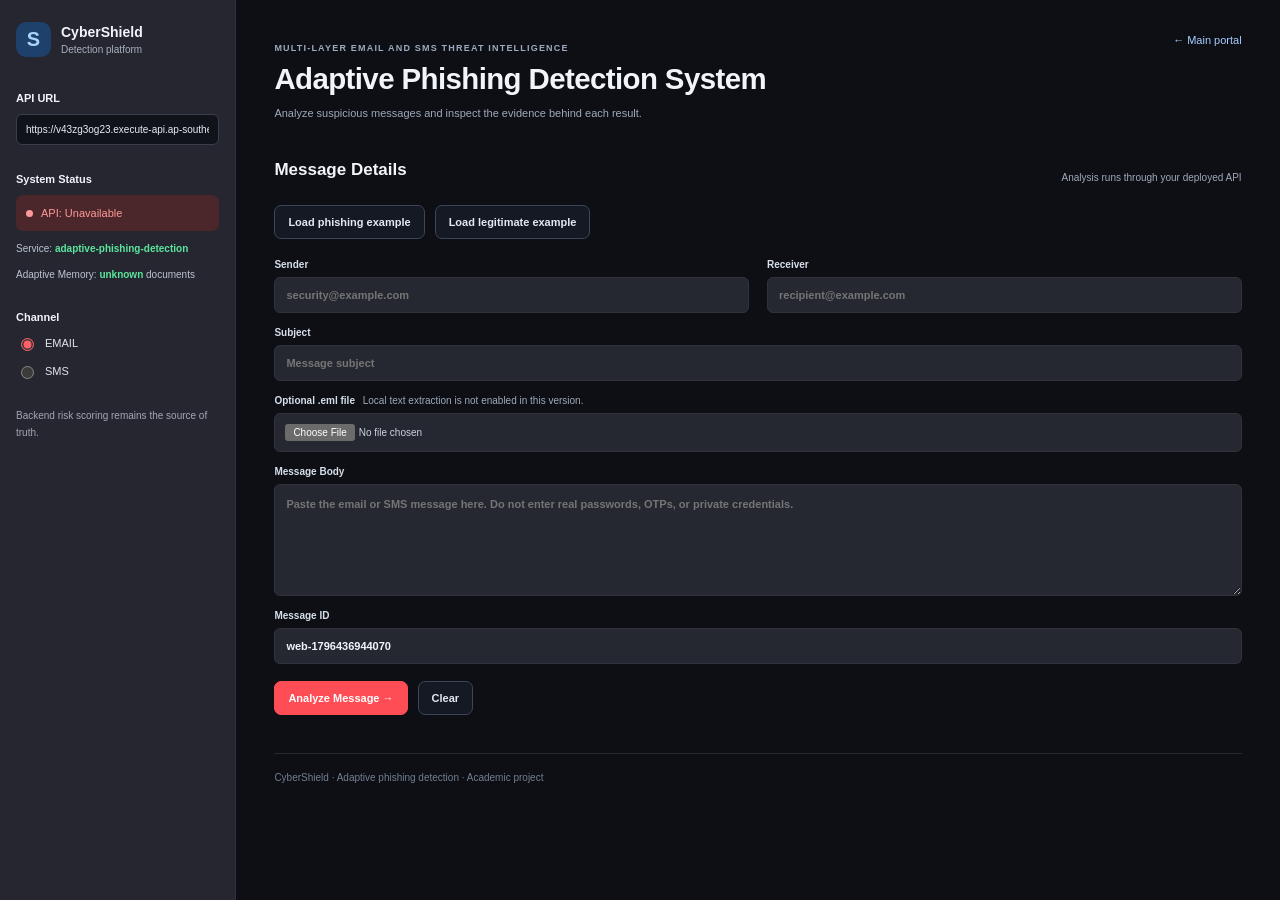
<file: adaptive-ui/index.html>
<!DOCTYPE html>
<html lang="en">
<head>
  <meta charset="UTF-8">
  <meta name="viewport" content="width=device-width, initial-scale=1">
  <meta name="theme-color" content="#0d0f15">
  <title>Adaptive Phishing Detection | CyberShield</title>
  <link rel="stylesheet" href="style.css">
</head>
<body>
  <aside class="sidebar">
    <a class="brand" href="../index.html"><span class="brand-mark">S</span><span>CyberShield<small>Detection platform</small></span></a>
    <label class="side-label" for="apiUrl">API URL</label>
    <input id="apiUrl" class="api-input" type="url" value="https://v43zg3og23.execute-api.ap-southeast-2.amazonaws.com" spellcheck="false">
    <section class="side-section">
      <h2>System Status</h2>
      <div id="apiStatus" class="status-badge pending"><span class="status-dot"></span><span>Checking API...</span></div>
      <p class="side-detail">Service: <strong id="serviceName">adaptive-phishing-detection</strong></p>
      <p class="side-detail">Adaptive Memory: <strong id="memoryCount">—</strong> documents</p>
    </section>
    <section class="side-section">
      <h2>Channel</h2>
      <label class="radio-row"><input type="radio" name="sideChannel" value="EMAIL" checked> EMAIL</label>
      <label class="radio-row"><input type="radio" name="sideChannel" value="SMS"> SMS</label>
    </section>
    <p class="side-foot">Backend risk scoring remains the source of truth.</p>
  </aside>

  <main class="main">
    <header class="page-head">
      <div><p class="eyebrow">MULTI-LAYER EMAIL AND SMS THREAT INTELLIGENCE</p>
        <h1>Adaptive Phishing Detection System</h1>
        <p class="subtitle">Analyze suspicious messages and inspect the evidence behind each result.</p></div>
      <a class="back-link" href="https://staging.d2bfc3u89gtt0g.amplifyapp.com/">← Main portal</a>
    </header>

    <section class="section">
      <div class="section-title"><h2>Message Details</h2><span class="section-hint">Analysis runs through your deployed API</span></div>
      <div class="sample-row">
        <button type="button" id="loadPhishing" class="button subtle">Load phishing example</button>
        <button type="button" id="loadSafe" class="button subtle">Load legitimate example</button>
      </div>
      <form id="detectForm" class="form">
        <div class="form-grid">
          <label>Sender<input id="sender" maxlength="320" placeholder="security@example.com"></label>
          <label>Receiver<input id="receiver" maxlength="320" placeholder="recipient@example.com"></label>
          <label class="full">Subject<input id="subject" maxlength="300" placeholder="Message subject"></label>
          <label class="full">Optional .eml file <span class="hint">Local text extraction is not enabled in this version.</span><input id="emlFile" type="file" accept=".eml,message/rfc822"></label>
          <label class="full">Message Body<textarea id="message" required minlength="3" maxlength="20000" rows="5" placeholder="Paste the email or SMS message here. Do not enter real passwords, OTPs, or private credentials."></textarea></label>
          <label class="full">Message ID<input id="messageId" maxlength="120" placeholder="Generated automatically"></label>
        </div>
        <div class="form-actions"><button type="submit" id="analyzeBtn" class="button primary">Analyze Message <span>→</span></button><button type="button" id="clearBtn" class="button subtle">Clear</button><span id="formStatus" class="form-status" role="status"></span></div>
      </form>
    </section>

    <section id="results" class="section results" hidden aria-live="polite">
      <h2>Detection Result</h2>
      <div class="decision-card"><div><span class="muted">Classification</span><h3 id="classification">—</h3></div><div class="decision-score"><span class="muted">Risk Score</span><strong id="riskScore">—</strong></div></div>
      <div class="section-title risk-title"><h2>Risk Dashboard</h2><span class="muted">Backend response</span></div>
      <div class="risk-track"><span id="riskBar"></span></div>
      <div class="metric-grid">
        <div class="metric"><span>NLP / Transformer</span><strong id="probability">—</strong></div>
        <div class="metric"><span>Identity</span><strong id="identityRisk">—</strong></div>
        <div class="metric"><span>Behavioral</span><strong id="behaviorRisk">—</strong></div>
        <div class="metric"><span>Historical Threat Memory</span><strong id="historicalRisk">—</strong></div>
      </div>
      <p class="retrieved">Retrieved threats: <strong id="threatCount">—</strong> · Gemini reasoning: <strong id="geminiUsed">—</strong></p>
      <h2 class="evidence-heading">Explainable Detection</h2>
      <div id="evidenceList" class="evidence-list"></div>
      <details class="raw-details"><summary>View raw API response</summary><pre id="rawResult"></pre></details>
      <p class="disclaimer">Automated assessments can be wrong. Verify suspicious requests independently and never share credentials or one-time codes.</p>
    </section>
    <section id="feedback" class="section feedback" hidden aria-live="polite">
      <div class="section-title"><h2>Adaptive Feedback</h2><span class="section-hint">Help update the knowledge base</span></div>
      <p>Was this detection correct?</p>
      <div class="feedback-actions">
        <button type="button" id="feedbackPhishing" class="button subtle">Confirm Phishing</button>
        <button type="button" id="feedbackLegitimate" class="button subtle">Confirm Legitimate</button>
        <button type="button" id="feedbackIncorrect" class="button subtle">Incorrect Prediction</button>
      </div>
      <p id="feedbackStatus" class="form-status" role="status"></p>
    </section>
    <footer>CyberShield · Adaptive phishing detection · Academic project</footer>
  </main>
  <script src="script.js"></script>
</body>
</html>
</file>
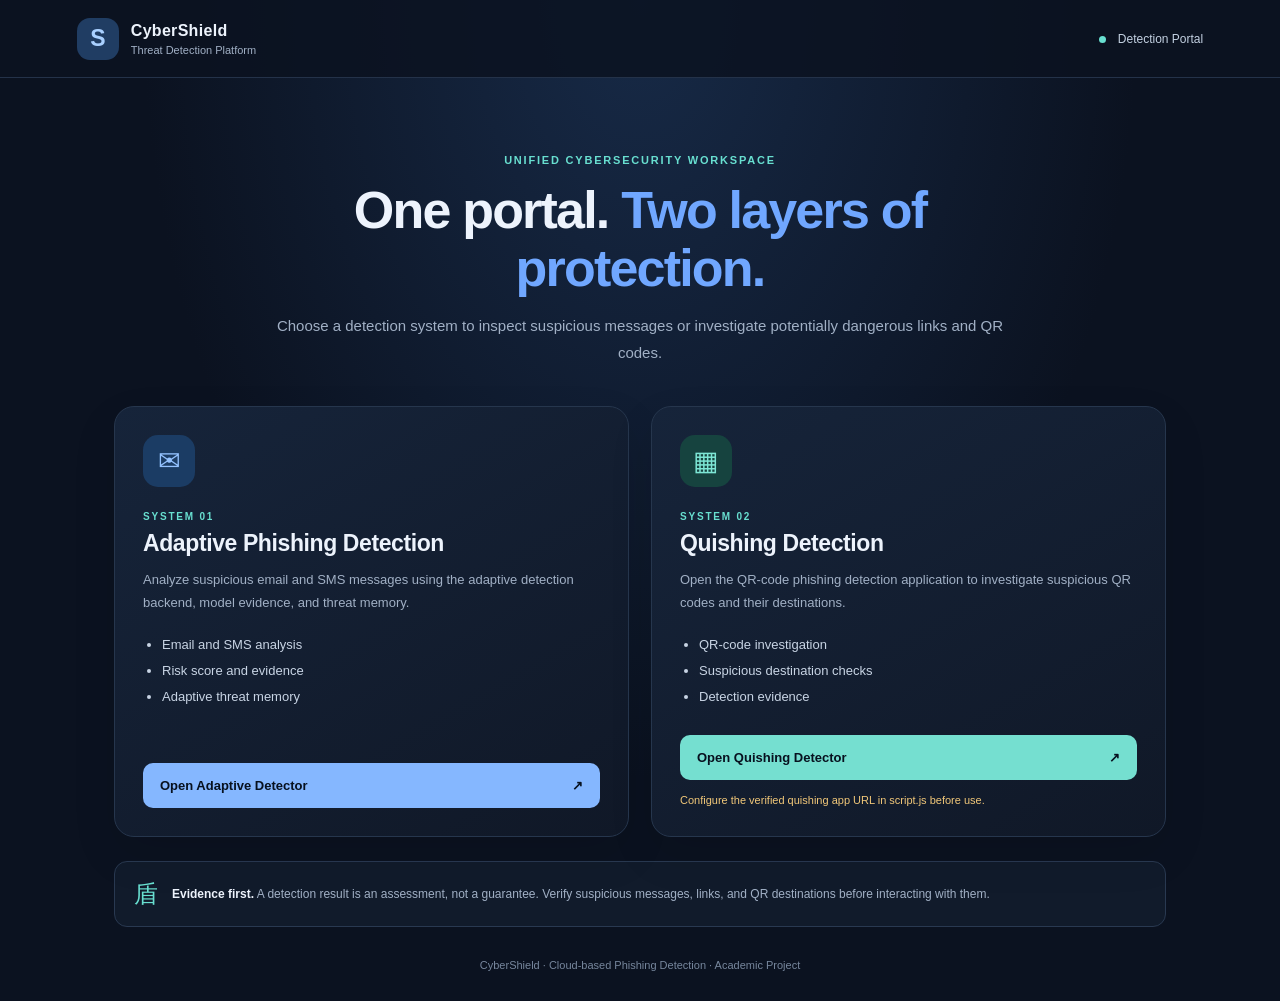
<file: main-dashboard/index.html>
<!DOCTYPE html>
<html lang="en">
<head>
  <meta charset="UTF-8">
  <meta name="viewport" content="width=device-width, initial-scale=1.0">
  <meta name="theme-color" content="#0b1220">
  <title>CyberShield | Phishing Protection</title>
  <link rel="stylesheet" href="style.css">
</head>
<body>
  <header class="topbar">
    <a class="brand" href="index.html">
      <span class="brand-icon">S</span>
      <span><strong>CyberShield</strong><small>Threat Detection Platform</small></span>
    </a>
    <span class="status"><span class="dot"></span> Detection Portal</span>
  </header>

  <main class="container">
    <section class="hero">
      <p class="eyebrow">UNIFIED CYBERSECURITY WORKSPACE</p>
      <h1>One portal. <span>Two layers of protection.</span></h1>
      <p class="intro">Choose a detection system to inspect suspicious messages or investigate potentially dangerous links and QR codes.</p>
    </section>

    <section class="cards" aria-label="Detection systems">
      <article class="system-card adaptive">
        <div class="icon-box">✉</div>
        <p class="tag">SYSTEM 01</p>
        <h2>Adaptive Phishing Detection</h2>
        <p>Analyze suspicious email and SMS messages using the adaptive detection backend, model evidence, and threat memory.</p>
        <ul>
          <li>Email and SMS analysis</li>
          <li>Risk score and evidence</li>
          <li>Adaptive threat memory</li>
        </ul>
        <button id="adaptiveBtn" class="primary" type="button">
          Open Adaptive Detector <span>↗</span>
        </button>
      </article>

      <article class="system-card quishing">
        <div class="icon-box">▦</div>
        <p class="tag">SYSTEM 02</p>
        <h2>Quishing Detection</h2>
        <p>Open the QR-code phishing detection application to investigate suspicious QR codes and their destinations.</p>
        <ul>
          <li>QR-code investigation</li>
          <li>Suspicious destination checks</li>
          <li>Detection evidence</li>
        </ul>
        <button id="quishingBtn" class="secondary" type="button">
          Open Quishing Detector <span>↗</span>
        </button>
        <p class="note" id="quishingNote">Configure the verified quishing app URL in script.js before use.</p>
      </article>
    </section>

    <section class="notice">
      <span class="notice-icon">盾</span>
      <p><strong>Evidence first.</strong> A detection result is an assessment, not a guarantee. Verify suspicious messages, links, and QR destinations before interacting with them.</p>
    </section>

    <footer>CyberShield · Cloud-based Phishing Detection · Academic Project</footer>
  </main>
  <script src="script.js"></script>
</body>
</html>
</file>
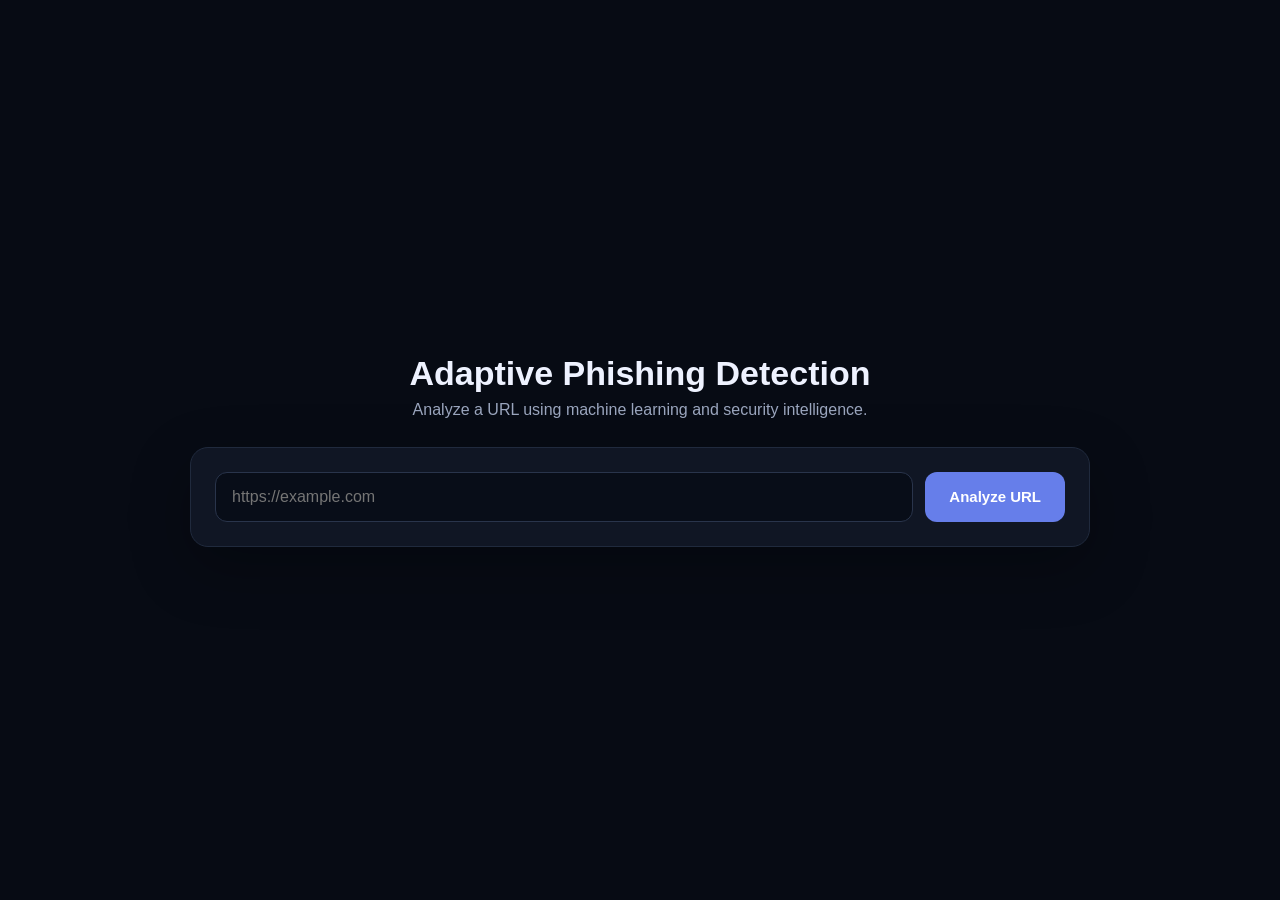
<file: s3-inspection/index.html>
<!DOCTYPE html>
<html lang="en">
<head>
<meta charset="UTF-8"><meta name="viewport" content="width=device-width,initial-scale=1.0">
<title>Adaptive Phishing Detection</title>
<style>
*{box-sizing:border-box}body{margin:0;min-height:100vh;font-family:Inter,Arial,sans-serif;background:#070b14;color:#eef2ff;display:flex;justify-content:center;align-items:center;padding:24px}.app{width:100%;max-width:900px}.header{text-align:center;margin-bottom:28px}.header h1{margin:0 0 8px;font-size:34px}.header p{margin:0;color:#9aa5bd}.card{background:#101624;border:1px solid #202a3d;border-radius:18px;padding:24px;box-shadow:0 20px 60px rgba(0,0,0,.28)}.input-row{display:flex;gap:12px}input{flex:1;min-width:0;background:#080d18;color:#fff;border:1px solid #29344b;border-radius:12px;padding:15px 16px;font-size:16px;outline:none}input:focus{border-color:#667eea}button{border:0;border-radius:12px;padding:0 24px;background:#667eea;color:white;font-size:15px;font-weight:700;cursor:pointer}button:disabled{opacity:.55;cursor:not-allowed}.status,.error{display:none;margin-top:18px;padding:14px;border-radius:12px}.status{background:#0b1220;color:#aeb9d0}.error{background:#2a1116;border:1px solid #5b2630;color:#ffb4bd}.result{display:none;margin-top:22px}.decision{display:flex;justify-content:space-between;gap:20px;align-items:center;padding:22px;border-radius:15px;background:#0b1220;border:1px solid #202a3d}.label{font-size:28px;font-weight:800;text-transform:uppercase}.risk{margin-top:6px;color:#aeb9d0}.confidence{text-align:right;font-size:25px;font-weight:800}.url{margin-top:14px;padding:12px;background:#080d18;border-radius:10px;color:#9aa5bd;word-break:break-all;font-size:14px}.grid{display:grid;grid-template-columns:repeat(2,1fr);gap:12px;margin-top:14px}.item{background:#0b1220;border:1px solid #202a3d;border-radius:12px;padding:15px}.item span{display:block;color:#7f8ba5;font-size:12px;margin-bottom:7px;text-transform:uppercase;letter-spacing:.06em}.item strong{font-size:15px}@media(max-width:650px){.input-row{flex-direction:column}button{height:50px}.decision{flex-direction:column;align-items:flex-start}.confidence{text-align:left}.grid{grid-template-columns:1fr}}
</style></head>
<body><main class="app"><div class="header"><h1>Adaptive Phishing Detection</h1><p>Analyze a URL using machine learning and security intelligence.</p></div><section class="card"><div class="input-row"><input id="urlInput" type="url" placeholder="https://example.com" autocomplete="off"><button id="analyzeBtn">Analyze URL</button></div><div id="status" class="status">Analyzing URL...</div><div id="error" class="error"></div><div id="result" class="result"><div class="decision"><div><div id="label" class="label">Unknown</div><div id="risk" class="risk">Risk: —</div></div><div id="confidence" class="confidence">—%</div></div><div id="url" class="url"></div><div class="grid"><div class="item"><span>Decision Basis</span><strong id="basis">—</strong></div><div class="item"><span>Recommended Action</span><strong id="action">—</strong></div><div class="item"><span>ML Probability</span><strong id="ml">—</strong></div><div class="item"><span>Typosquatting</span><strong id="typo">—</strong></div><div class="item"><span>Known Phishing</span><strong id="knownPhishing">—</strong></div><div class="item"><span>Known Malware</span><strong id="knownMalware">—</strong></div></div></div></section></main>
<script>
const API_URL="https://v43zg3og23.execute-api.ap-southeast-2.amazonaws.com/analyze";const input=document.getElementById("urlInput"),button=document.getElementById("analyzeBtn"),status=document.getElementById("status"),errorBox=document.getElementById("error"),result=document.getElementById("result");
function resetUI(){errorBox.style.display="none";result.style.display="none";status.style.display="none"}function showError(m){errorBox.textContent=m;errorBox.style.display="block"}function prob(v){return typeof v==="number"?(v*100).toFixed(2)+"%":"—"}
async function analyzeURL(){const url=input.value.trim();resetUI();if(!url)return showError("Please enter a URL.");try{new URL(url)}catch{return showError("Please enter a valid URL, including https:// or http://.")}button.disabled=true;status.style.display="block";try{const r=await fetch(API_URL,{method:"POST",headers:{"Content-Type":"application/json"},body:JSON.stringify({url})});const d=await r.json();if(!r.ok)throw new Error(d.error||"API request failed.");const dec=d.decision||{},sum=d.summary||{},ev=d.evidence||{},ml=ev.machine_learning||{},th=ev.threat_intelligence||{},ty=ev.typosquatting||{};document.getElementById("label").textContent=dec.label||"unknown";document.getElementById("risk").textContent="Risk: "+(dec.risk_level||"unknown");document.getElementById("confidence").textContent=typeof dec.confidence==="number"?dec.confidence.toFixed(1)+"%":"—";document.getElementById("url").textContent=d.url||url;document.getElementById("basis").textContent=dec.decision_basis||"—";document.getElementById("action").textContent=sum.recommended_action||"—";document.getElementById("ml").textContent=prob(ml.phishing_probability);document.getElementById("typo").textContent=ty.detected?"Detected":"Not detected";document.getElementById("knownPhishing").textContent=th.known_phishing?"Yes":"No";document.getElementById("knownMalware").textContent=th.known_malware?"Yes":"No";result.style.display="block"}catch(e){showError(e.message||"Unable to connect to the analysis API.")}finally{status.style.display="none";button.disabled=false}}button.addEventListener("click",analyzeURL);input.addEventListener("keydown",e=>{if(e.key==="Enter")analyzeURL()});
</script></body></html>
</file>
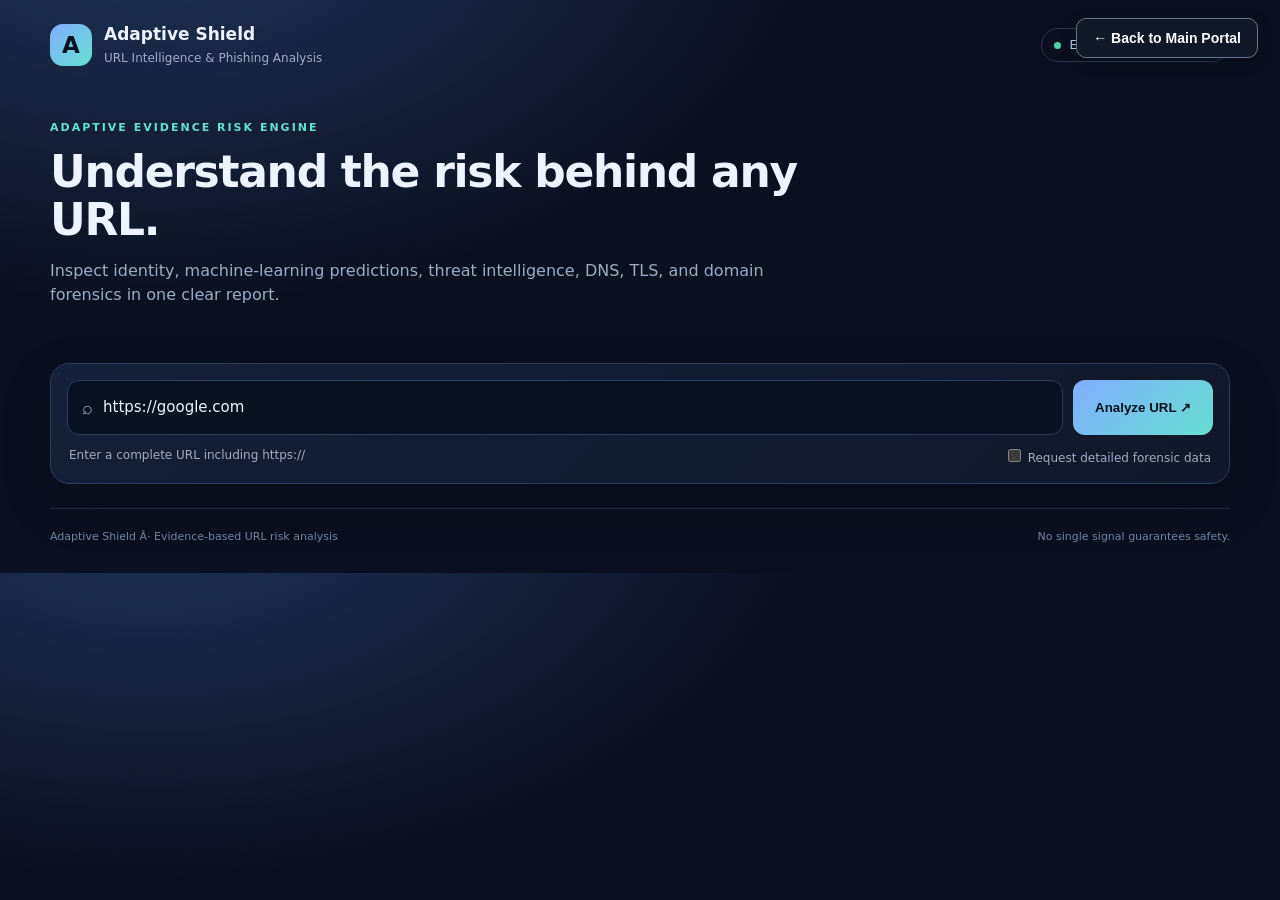
<file: main-dashboard/quishing/index.html>
<!doctype html>
<html lang="en">
<head>
<meta charset="UTF-8"><meta name="viewport" content="width=device-width,initial-scale=1"><meta name="theme-color" content="#0b1020">
<title>Adaptive Shield | URL Intelligence</title>
<style>
:root{color-scheme:dark;--bg:#0b1020;--panel:#111a2e;--line:#293751;--text:#edf3ff;--muted:#9eacc6;--cyan:#65e0d1;--blue:#82adff;--green:#4dd4a4;--yellow:#f6c66b;--red:#ff7d8a}
*{box-sizing:border-box}body{margin:0;background:radial-gradient(ellipse at 12% -15%,#20345b,transparent 42%),var(--bg);color:var(--text);font:15px/1.5 Inter,system-ui,-apple-system,"Segoe UI",sans-serif}.wrap{width:min(1180px,calc(100% - 32px));margin:auto}
header{display:flex;align-items:center;justify-content:space-between;padding:22px 0}.brand{display:flex;align-items:center;gap:12px}.logo{width:42px;height:42px;border-radius:13px;background:linear-gradient(135deg,var(--blue),var(--cyan));color:#071120;display:grid;place-items:center;font-size:23px;font-weight:900}.brand h1{font-size:17px;margin:0}.brand p{font-size:12px;color:var(--muted);margin:1px 0}.live{border:1px solid var(--line);border-radius:99px;padding:7px 12px;font-size:12px;color:#c7d5eb}.live:before{content:"";display:inline-block;width:7px;height:7px;background:var(--green);border-radius:50%;margin-right:8px}
.hero{padding:30px 0 20px;max-width:760px}.eyebrow{color:var(--cyan);font-size:11px;font-weight:800;letter-spacing:2px;text-transform:uppercase}h2{font-size:clamp(30px,4.5vw,44px);line-height:1.08;letter-spacing:-1.3px;margin:12px 0}.hero p{color:var(--muted);font-size:16px}
.search{background:linear-gradient(135deg,#142039,#10182a);border:1px solid #2b3b5b;border-radius:19px;padding:16px;margin:20px 0 24px;box-shadow:0 20px 50px #0003}.searchrow{display:flex;gap:10px}.inputbox{display:flex;align-items:center;flex:1;min-width:0;background:#091222;border:1px solid #2b3b59;border-radius:12px;padding:0 14px}.inputbox span{color:var(--muted);font-size:18px}input[type=url]{width:100%;min-width:0;background:transparent;color:var(--text);border:0;outline:0;padding:15px 10px;font:inherit}.primary{border:0;border-radius:12px;padding:0 22px;background:linear-gradient(135deg,var(--blue),var(--cyan));color:#071120;font-weight:850;min-height:52px;cursor:pointer}.primary:disabled{opacity:.6;cursor:wait}.foot{display:flex;justify-content:space-between;gap:10px;flex-wrap:wrap;margin:11px 2px 0;font-size:12px;color:var(--muted)}input[type=checkbox]{accent-color:var(--cyan)}
#loading,#error{display:none;border:1px solid var(--line);border-radius:13px;padding:14px 16px;margin:0 0 18px;background:var(--panel)}#loading.show{display:flex;align-items:center;gap:12px}#error.show{display:block;background:#2b1722;border-color:#703e4b;color:#ffc4cc;white-space:pre-wrap}.spinner{width:20px;height:20px;border:2px solid #40516d;border-top-color:var(--cyan);border-radius:50%;animation:spin .8s linear infinite;flex:none}@keyframes spin{to{transform:rotate(360deg)}}
#results{display:none;padding-bottom:45px}#results.show{display:block}.section{display:flex;align-items:end;justify-content:space-between;gap:12px;margin:28px 0 13px}.section h3{font-size:16px;margin:0}.section p{font-size:12px;color:var(--muted);margin:3px 0 0}.grid{display:grid;gap:13px}.overview{grid-template-columns:1.25fr .8fr .8fr .8fr}.two{grid-template-columns:repeat(2,minmax(0,1fr))}.four{grid-template-columns:repeat(4,minmax(0,1fr))}
.card{background:linear-gradient(145deg,#121d32,#0f1729);border:1px solid var(--line);border-radius:17px;padding:18px;min-width:0}.label{font-size:11px;text-transform:uppercase;letter-spacing:1px;color:var(--muted);font-weight:800}.decisionline{display:flex;align-items:center;gap:11px;margin:13px 0 5px}.decisionicon{width:42px;height:42px;border-radius:13px;display:grid;place-items:center;background:#123b35;color:var(--green);font-size:22px;font-weight:900}.decisionicon.bad{background:#421f2a;color:var(--red)}.decisionicon.warn{background:#44351b;color:var(--yellow)}.decision{font-size:25px;font-weight:850;text-transform:capitalize}.sub{font-size:12px;color:var(--muted);overflow-wrap:anywhere}.big{font-size:28px;font-weight:850;letter-spacing:-.7px;margin:11px 0 4px}.bar{height:6px;background:#26334b;border-radius:9px;overflow:hidden;margin-top:12px}.bar span{display:block;height:100%;width:0;background:linear-gradient(90deg,var(--blue),var(--cyan));border-radius:9px}.kv{display:flex;justify-content:space-between;gap:14px;padding:9px 0;border-bottom:1px solid #253149;font-size:13px}.kv:last-child{border-bottom:0}.key{color:var(--muted);flex:0 0 42%}.value{text-align:right;font-weight:650;overflow-wrap:anywhere}.badge{display:inline-flex;border:1px solid var(--line);border-radius:99px;padding:4px 9px;font-size:11px;font-weight:800;background:#1a2740;color:#cbd8ef;margin:3px 4px 3px 0}.good{background:#12352f;color:var(--green);border-color:#24574b}.bad{background:#3c2029;color:var(--red);border-color:#67313e}.warn{background:#3a301e;color:var(--yellow);border-color:#5b4b2c}.pills{margin-top:10px}.signal{padding:11px 12px;background:#0d1728;border:1px solid #26344d;border-radius:11px;margin-top:8px}.signal strong{font-size:13px;display:block}.signal p{font-size:12px;color:var(--muted);margin:3px 0 0;overflow-wrap:anywhere}.empty{color:var(--muted);font-size:13px;padding:10px 0}.finding{display:grid;grid-template-columns:1fr auto;gap:12px;padding:13px 0;border-bottom:1px solid #253149}.finding:last-child{border:0}.finding h4{margin:0 0 4px;font-size:13px}.finding p{margin:0;color:var(--muted);font-size:12px}.actions{display:flex;gap:8px;flex-wrap:wrap}.secondary{border:1px solid #34445e;border-radius:10px;background:#17243a;color:#e0e9fa;padding:9px 12px;font-weight:750;font-size:12px;cursor:pointer}details{border:1px solid var(--line);border-radius:13px;background:#10192b;overflow:hidden}summary{cursor:pointer;padding:14px 16px;font-size:13px;font-weight:800}pre{white-space:pre-wrap;overflow-wrap:anywhere;max-height:520px;overflow:auto;margin:0 14px 14px;padding:14px;border-radius:10px;background:#080f1d;color:#c9d8ef;font-size:12px}footer{border-top:1px solid #202c42;padding:20px 0 28px;color:#74839f;font-size:11px;display:flex;justify-content:space-between;gap:12px;flex-wrap:wrap}
@media(max-width:900px){.overview{grid-template-columns:repeat(2,minmax(0,1fr))}.four{grid-template-columns:repeat(2,minmax(0,1fr))}}@media(max-width:600px){.wrap{width:calc(100% - 22px)}.live{display:none}.searchrow{flex-direction:column}.primary{width:100%}.overview,.two,.four{grid-template-columns:1fr}.card{padding:15px}.section{align-items:start;flex-direction:column}.decision{font-size:23px}}
</style>
</head>
<body><div class="wrap">
<header><div class="brand"><div class="logo">A</div><div><h1>Adaptive Shield</h1><p>URL Intelligence &amp; Phishing Analysis</p></div></div><div class="live">Evidence-based analysis</div></header>
<main>
<section class="hero"><div class="eyebrow">Adaptive Evidence Risk Engine</div><h2>Understand the risk behind any URL.</h2><p>Inspect identity, machine-learning predictions, threat intelligence, DNS, TLS, and domain forensics in one clear report.</p></section>
<section class="search"><form id="form"><div class="searchrow"><label class="inputbox"><span>⌕</span><input id="url" type="url" value="https://google.com" placeholder="https://example.com" required autocomplete="url" spellcheck="false"></label><button class="primary" id="go">Analyze URL ↗</button></div><div class="foot"><span>Enter a complete URL including https://</span><label><input id="detailsToggle" type="checkbox"> Request detailed forensic data</label></div></form></section>
<div id="loading" role="status"><span class="spinner"></span><div><strong>Analyzing URL...</strong><div class="sub">Collecting signals and reconciling evidence. This may take a little while.</div></div></div><div id="error" role="alert"></div>
<section id="results">
<div class="section"><div><h3>Analysis overview</h3><p id="analyzedUrl" class="sub"></p></div><div class="actions"><button class="secondary" id="copy">Copy JSON</button><button class="secondary" id="download">Export JSON</button></div></div>
<div class="grid overview">
<article class="card"><div class="label">Final decision</div><div class="decisionline"><div id="decisionIcon" class="decisionicon">✓</div><div><div id="decision" class="decision">—</div><div id="action" class="sub">—</div></div></div><div class="pills"><span id="riskBadge" class="badge">—</span><span id="basis" class="badge">—</span></div><p id="summary" class="sub"></p></article>
<article class="card"><div class="label">ML phishing probability</div><div id="ml" class="big">—</div><div class="sub">Model output, not final verdict</div><div class="bar"><span id="mlbar"></span></div></article>
<article class="card"><div class="label">Final risk score</div><div id="score" class="big">—</div><div id="scoretype" class="sub">Weighted points, not probability</div><div class="bar"><span id="scorebar"></span></div></article>
<article class="card"><div class="label">Evidence confidence</div><div id="confidence" class="big">—</div><div class="sub">Interpret according to engine semantics</div><div class="bar"><span id="confbar"></span></div></article>
</div>
<div class="section"><div><h3>Identity &amp; reputation</h3><p>Brand checks and known threat-feed matches</p></div></div>
<div class="grid two">
<article class="card"><div class="label">Domain identity</div><div class="kv"><span class="key">Registered domain</span><span id="registered" class="value">—</span></div><div class="kv"><span class="key">Hostname</span><span id="hostname" class="value">—</span></div><div class="kv"><span class="key">Detected brand</span><span id="brand" class="value">—</span></div><div class="kv"><span class="key">Official domain</span><span id="official" class="value">—</span></div><div class="kv"><span class="key">Brand mismatch</span><span id="mismatch" class="value">—</span></div><div id="identityFlags" class="pills"></div></article>
<article class="card"><div class="label">Threat intelligence</div><div class="kv"><span class="key">Overall status</span><span id="threatStatus" class="value">—</span></div><div class="kv"><span class="key">Known phishing</span><span id="phishing" class="value">—</span></div><div class="kv"><span class="key">Known malware</span><span id="malware" class="value">—</span></div><div id="feeds" class="pills"></div><p class="sub">Unknown or unavailable feeds are not clean results.</p></article>
</div>
<div class="section"><div><h3>Domain &amp; connection</h3><p>Registration details and observed TLS certificate</p></div></div>
<div class="grid two">
<article class="card"><div class="label">Domain registration</div><div id="age" class="big">—</div><div class="sub">Domain age in days</div><div class="kv"><span class="key">Created</span><span id="created" class="value">—</span></div><div class="kv"><span class="key">Expires</span><span id="expires" class="value">—</span></div><div class="kv"><span class="key">Registrar</span><span id="registrar" class="value">—</span></div><div class="kv"><span class="key">Registration status</span><span id="regStatus" class="value">—</span></div></article>
<article class="card"><div class="label">TLS certificate</div><div class="pills"><span id="tlsStatus" class="badge">—</span><span id="tlsValidity" class="badge">—</span></div><div class="kv"><span class="key">HTTPS</span><span id="https" class="value">—</span></div><div class="kv"><span class="key">Hostname match</span><span id="hostMatch" class="value">—</span></div><div class="kv"><span class="key">SAN matched</span><span id="san" class="value">—</span></div><div class="kv"><span class="key">Issuer</span><span id="issuer" class="value">—</span></div><div class="kv"><span class="key">Valid until</span><span id="validUntil" class="value">—</span></div><div class="kv"><span class="key">Observed at</span><span id="observed" class="value">—</span></div></article>
</div>
<div class="section"><div><h3>DNS observations</h3><p>Record counts provide context; they do not prove safety or maliciousness.</p></div></div>
<div class="grid four"><article class="card"><div class="label">A records</div><div id="dnsA" class="big">—</div><div class="sub">IPv4</div></article><article class="card"><div class="label">AAAA records</div><div id="dnsAAAA" class="big">—</div><div class="sub">IPv6</div></article><article class="card"><div class="label">MX records</div><div id="dnsMX" class="big">—</div><div class="sub">Mail routing</div></article><article class="card"><div class="label">NS records</div><div id="dnsNS" class="big">—</div><div class="sub">Name servers</div></article></div>
<article class="card" style="margin-top:13px"><div class="grid four"><div><div class="label">CNAME</div><div id="dnsCNAME" class="big">—</div></div><div><div class="label">TXT</div><div id="dnsTXT" class="big">—</div></div><div><div class="label">Null MX</div><div id="nullMx" class="big">—</div></div><div><div class="label">DNS status</div><div id="dnsStatus" class="big" style="font-size:20px">—</div></div></div><div id="dnsSignals" class="pills"></div><p id="dnsErrors" class="sub"></p></article>
<div class="section"><div><h3>Domain forensics</h3><p>Certificate transparency, subdomain discovery, and network context</p></div></div>
<div class="grid four"><article class="card"><div class="label">Subdomains</div><div id="subdomains" class="big">—</div><div id="subStatus" class="sub">—</div></article><article class="card"><div class="label">Certificate history</div><div id="certs" class="big">—</div><div id="certStatus" class="sub">—</div></article><article class="card"><div class="label">Infrastructure IPs</div><div id="ips" class="big">—</div><div class="sub">Observed count</div></article><article class="card"><div class="label">Unique ASNs</div><div id="asns" class="big">—</div><div id="asnValues" class="sub">—</div></article></div>
<div class="grid two" style="margin-top:13px"><article class="card"><div class="label">Source availability</div><div id="sources" class="pills"></div><p id="forensicErrors" class="sub"></p></article><article class="card"><div class="label">Suspicious signals</div><div id="suspicious"></div></article></div>
<article class="card" style="margin-top:13px"><div class="label">Forensic findings</div><div id="findings"></div></article>
<div class="section"><div><h3>Decision reasoning</h3><p>Signals, evidence agreement, and contradictions</p></div></div>
<div class="grid two"><article class="card"><div class="label">Positive signals</div><div id="positive"></div></article><article class="card"><div class="label">Negative signals</div><div id="negative"></div></article></div>
<div class="grid two" style="margin-top:13px"><article class="card"><div class="label">Evidence agreement</div><div id="agreement" class="big" style="font-size:22px">—</div><div class="kv"><span class="key">Evidence quality</span><span id="quality" class="value">—</span></div></article><article class="card"><div class="label">Contradictions</div><div id="contradictions"></div></article></div>
<article class="card" style="margin-top:13px"><div class="label">RAG investigation</div><div class="kv"><span class="key">Status</span><span id="ragStatus" class="value">—</span></div><p id="ragSummary" class="sub"></p></article>
<div class="section"><div><h3>Raw API response</h3><p>Inspect, copy, or export the exact response for debugging.</p></div><button class="secondary" id="copyRaw">Copy raw JSON</button></div>
<details><summary>View complete JSON response</summary><pre id="raw">{}</pre></details><details id="detailBox" style="display:none;margin-top:10px"><summary>Detailed forensic payload</summary><pre id="detailRaw">{}</pre></details>
</section></main>
<footer><span>Adaptive Shield Â· Evidence-based URL risk analysis</span><span>No single signal guarantees safety.</span></footer>
</div>
<script>
(()=>{"use strict";
const API="https://v43zg3og23.execute-api.ap-southeast-2.amazonaws.com/analyze", $=id=>document.getElementById(id);
let latest=null;
const text=(id,v)=>$(id).textContent=v===null||v===undefined||v===""?"—":String(v);
const bool=v=>v===true?"Yes":v===false?"No":"Unknown";
const pct=v=>typeof v==="number"&&Number.isFinite(v)?(v*100).toLocaleString(undefined,{maximumFractionDigits:2})+"%":"—";
const date=v=>{if(!v)return"—";const d=new Date(v);return Number.isNaN(d.getTime())?String(v):d.toLocaleString(undefined,{dateStyle:"medium",timeStyle:"short"});};
const kind=v=>{const s=String(v??"").toLowerCase();if(["safe","low","valid","available","true","yes","legitimate","allow"].includes(s))return"good";if(["phishing","malicious","high","critical","invalid","expired","block","deny"].some(x=>s.includes(x)))return"bad";if(["unknown","partial","unavailable","medium","suspicious","error","review"].some(x=>s.includes(x)))return"warn";return"";};
const badge=(id,v)=>{const e=$(id);e.textContent=v??"Unknown";e.className="badge "+kind(v);};
function pills(id,items){const e=$(id);e.replaceChildren();if(!items||!items.length){e.innerHTML='<span class="sub">No additional signals.</span>';return;}items.forEach(item=>{const b=document.createElement("span");b.className="badge "+(item.kind||kind(item.value));b.textContent=item.label;e.appendChild(b);});}
function signals(id,list,empty){const e=$(id);e.replaceChildren();if(!Array.isArray(list)||!list.length){e.innerHTML='<div class="empty">'+empty+'</div>';return;}list.forEach(x=>{const d=document.createElement("div");d.className="signal";const title=typeof x==="string"?x:(x.signal||x.name||x.title||x.type||"Signal");const desc=typeof x==="string"?"":(x.description||x.interpretation||x.message||x.detail||x.reason||"");const strong=document.createElement("strong");strong.textContent=title;d.appendChild(strong);if(desc){const p=document.createElement("p");p.textContent=desc;d.appendChild(p);}if(x&&x.source){const p=document.createElement("p");p.textContent="Source: "+x.source;d.appendChild(p);}e.appendChild(d);});}
function findings(list){const e=$("findings");e.replaceChildren();if(!Array.isArray(list)||!list.length){e.innerHTML='<div class="empty">No findings reported.</div>';return;}list.forEach(x=>{const d=document.createElement("div");d.className="finding";const left=document.createElement("div"),h=document.createElement("h4"),p=document.createElement("p"),m=document.createElement("p");h.textContent=x.name||"Finding";p.textContent=x.interpretation||x.description||"";m.textContent=[x.source,x.importance,x.evidence_role].filter(Boolean).join(" Â· ");left.append(h,p,m);const b=document.createElement("span");b.className="badge "+(x.influenced_decision===true?"":"");b.textContent=x.influenced_decision===true?"Affected decision":"Context only";d.append(left,b);e.appendChild(d);});}
function sourcePills(id,obj){pills(id,Object.entries(obj||{}).map(([k,v])=>({label:k.replace(/_/g," ")+": "+v,kind:kind(v)})));}
function render(data){if(data?.body&&typeof data.body==="string"){try{data=JSON.parse(data.body)}catch{}}if(data?.result&&!data.analysis)data=data.result;latest=data;
const a=data.analysis||data,s=data.scores||{},i=data.identity||{},t=data.threat_intelligence||data.threat_intel||{},d=data.domain_intelligence||{},dns=data.dns||{},tls=data.tls||{},f=data.domain_forensics||{},r=data.reasoning||{},rag=data.rag||{};
text("analyzedUrl",data.url||$("url").value);const dec=a.decision||a.final_decision||"unknown";text("decision",dec);text("action","Recommended action: "+(a.recommended_action||"unknown"));text("summary",a.summary||a.message||"No summary provided.");
const di=$("decisionIcon");di.className="decisionicon "+(["phishing","malicious","unsafe"].includes(String(dec).toLowerCase())?"bad":["safe","legitimate"].includes(String(dec).toLowerCase())?"":"warn");di.textContent=["safe","legitimate"].includes(String(dec).toLowerCase())?"✓":["phishing","malicious","unsafe"].includes(String(dec).toLowerCase())?"!":"?";
badge("riskBadge",String(a.risk_level||"unknown").toUpperCase()+" RISK");badge("basis",String(a.decision_basis||"basis unavailable").replace(/_/g," "));
const ml=s.ml_phishing_probability??data.ml_phishing_probability;text("ml",pct(ml));$("mlbar").style.width=typeof ml==="number"?Math.max(0,Math.min(100,ml*100))+"%":"0%";
const score=s.final_risk_score;text("score",score===null||score===undefined?"—":score+"/100");text("scoretype",s.score_range||s.score_type||"Weighted points, not a probability");$("scorebar").style.width=typeof score==="number"?Math.max(0,Math.min(100,score))+"%":"0%";
const conf=a.confidence;text("confidence",typeof conf==="number"?conf+(data.metadata?.confidence_semantics?.toLowerCase().includes("probability")?"%":" / 100"):"—");$("confbar").style.width=typeof conf==="number"?Math.max(0,Math.min(100,conf))+"%":"0%";
text("registered",i.registered_domain);text("hostname",i.hostname);text("brand",i.detected_brand);text("official",bool(i.official_domain));text("mismatch",bool(i.brand_mismatch));
pills("identityFlags",[{label:"Typosquatting: "+bool(i.typosquatting),kind:i.typosquatting?"bad":""},{label:"Homograph: "+bool(i.homograph),kind:i.homograph?"bad":""},{label:"Punycode: "+bool(i.punycode),kind:i.punycode?"warn":""},{label:"Mixed script: "+bool(i.mixed_script),kind:i.mixed_script?"warn":""}]);
text("threatStatus",t.status);text("phishing",bool(t.known_phishing));text("malware",bool(t.known_malware));sourcePills("feeds",t.sources);
text("age",d.age_days==null?"—":Number(d.age_days).toLocaleString()+" days");text("created",date(d.creation_date));text("expires",date(d.expiry_date));text("registrar",d.registrar);text("regStatus",f.registration_state||f.registration_status||d.status);
badge("tlsStatus",tls.status||"unknown");badge("tlsValidity",tls.validity_status||tls.validation_status||"unknown");text("https",bool(tls.https));text("hostMatch",bool(tls.hostname_match));text("san",bool(tls.san_matched));text("issuer",tls.issuer);text("validUntil",tls.valid_until);text("observed",date(tls.certificate_observed_at||tls.collected_at));
[["dnsA","a_count"],["dnsAAAA","aaaa_count"],["dnsMX","mx_count"],["dnsNS","ns_count"],["dnsCNAME","cname_count"],["dnsTXT","txt_count"]].forEach(([id,k])=>text(id,dns[k]));text("nullMx",bool(dns.null_mx));text("dnsStatus",dns.status);pills("dnsSignals",(dns.signals||[]).map(x=>({label:typeof x==="string"?x:(x.name||x.signal||x.description||JSON.stringify(x)),kind:"warn"})));text("dnsErrors",(dns.errors||[]).join(" Â· ")||"No DNS errors reported.");
text("subdomains",f.subdomain_count);text("subStatus",f.subdomain_discovery_status||"Status unknown");text("certs",f.certificate_history_count);text("certStatus",f.certificate_history_status||"Status unknown");text("ips",f.infrastructure_ip_count);const asns=f.unique_asns||[];text("asns",asns.length);text("asnValues",asns.join(", ")||"No ASN values reported");sourcePills("sources",f.sources);text("forensicErrors",[...(f.errors||[]),...(f.unavailable_evidence||[])].map(x=>typeof x==="string"?x:JSON.stringify(x)).join(" Â· ")||"No forensic errors reported.");
signals("suspicious",f.suspicious_signals,"No suspicious signals reported.");findings(f.findings);signals("positive",r.positive_signals,"No positive signals reported.");signals("negative",r.negative_signals,"No negative signals reported.");text("agreement",r.evidence_agreement);text("quality",r.evidence_quality);signals("contradictions",r.contradictions,"No contradictions reported.");text("ragStatus",rag.status);text("ragSummary",rag.summary||rag.message||"No RAG summary provided.");
$("raw").textContent=JSON.stringify(data,null,2);const extra=data.details||data.evidence?.domain_forensics?.raw;if(extra){$("detailBox").style.display="block";$("detailRaw").textContent=JSON.stringify(extra,null,2)}else $("detailBox").style.display="none";$("results").classList.add("show");}
$("form").addEventListener("submit",async e=>{e.preventDefault();const url=$("url").value.trim();try{new URL(url)}catch{$("error").textContent="Enter a valid URL including https://";$("error").classList.add("show");return;}
$("error").classList.remove("show");$("results").classList.remove("show");$("loading").classList.add("show");$("go").disabled=true;$("go").textContent="Analyzing...";
try{const payload={url};if($("detailsToggle").checked)payload.include_details=true;const res=await fetch(API,{method:"POST",headers:{"Content-Type":"application/json"},body:JSON.stringify(payload)});const body=await res.text();let data;try{data=JSON.parse(body)}catch{throw Error("API returned non-JSON (HTTP "+res.status+"): "+body.slice(0,500))}if(!res.ok)throw Error("Request failed (HTTP "+res.status+"): "+(data.message||data.error||body));if(data.statusCode>=400)throw Error("API error: "+(data.body||JSON.stringify(data)));render(data);$("results").scrollIntoView({behavior:"smooth",block:"start"});}
catch(err){$("error").textContent="Could not complete analysis.\n"+(err.message||String(err))+"\n\nCheck API availability and CORS configuration for this page.";$("error").classList.add("show")}
finally{$("loading").classList.remove("show");$("go").disabled=false;$("go").textContent="Analyze URL ↗"}});
async function copy(){if(!latest)return;try{await navigator.clipboard.writeText(JSON.stringify(latest,null,2));return true}catch{const t=document.createElement("textarea");t.value=JSON.stringify(latest,null,2);document.body.appendChild(t);t.select();const ok=document.execCommand("copy");t.remove();return ok}}
["copy","copyRaw"].forEach(id=>$(id).addEventListener("click",async()=>{const ok=await copy();$(id).textContent=ok?"Copied!":"Copy failed";setTimeout(()=>$(id).textContent=id==="copy"?"Copy JSON":"Copy raw JSON",1300)}));
$("download").addEventListener("click",()=>{if(!latest)return;const blob=new Blob([JSON.stringify(latest,null,2)],{type:"application/json"}),u=URL.createObjectURL(blob),a=document.createElement("a");a.href=u;a.download="adaptive-shield-analysis.json";a.click();URL.revokeObjectURL(u)});
})();
</script><style>
.portal-back{position:fixed;top:18px;right:22px;z-index:99999;padding:11px 16px;border:1px solid #64748b;border-radius:10px;background:#111827;color:#fff;font:600 14px Arial,sans-serif;text-decoration:none;box-shadow:0 4px 14px #0004}
.portal-back:hover{background:#263449}
</style>
<a class="portal-back" href="https://staging.d2bfc3u89gtt0g.amplifyapp.com/">← Back to Main Portal</a>
</body></html>
</file>
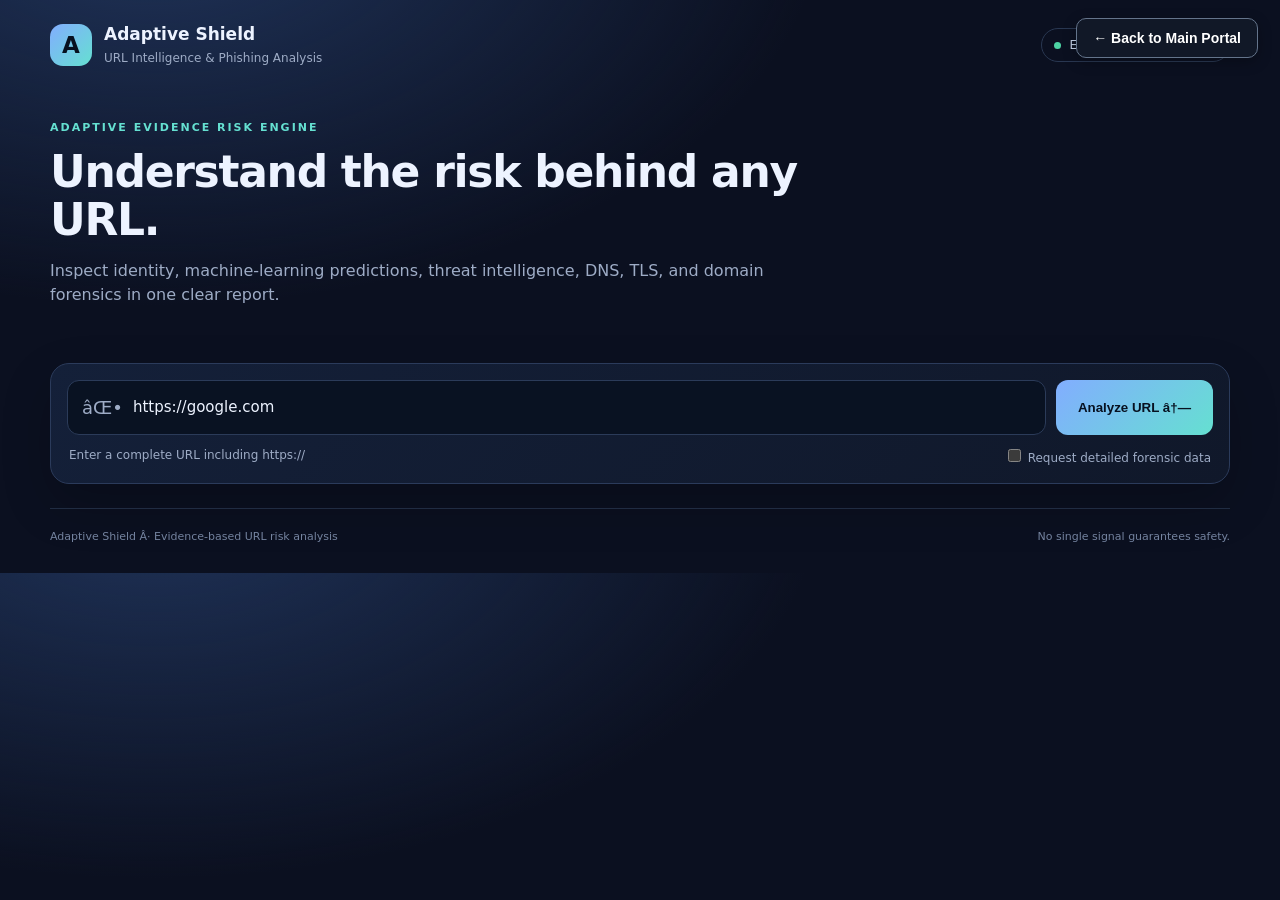
<file: s3-inspection/adaptive_shield_v3.html>
﻿<!doctype html>
<html lang="en">
<head>
<meta charset="utf-8"><meta name="viewport" content="width=device-width,initial-scale=1"><meta name="theme-color" content="#0b1020">
<title>Adaptive Shield | URL Intelligence</title>
<style>
:root{color-scheme:dark;--bg:#0b1020;--panel:#111a2e;--line:#293751;--text:#edf3ff;--muted:#9eacc6;--cyan:#65e0d1;--blue:#82adff;--green:#4dd4a4;--yellow:#f6c66b;--red:#ff7d8a}
*{box-sizing:border-box}body{margin:0;background:radial-gradient(ellipse at 12% -15%,#20345b,transparent 42%),var(--bg);color:var(--text);font:15px/1.5 Inter,system-ui,-apple-system,"Segoe UI",sans-serif}.wrap{width:min(1180px,calc(100% - 32px));margin:auto}
header{display:flex;align-items:center;justify-content:space-between;padding:22px 0}.brand{display:flex;align-items:center;gap:12px}.logo{width:42px;height:42px;border-radius:13px;background:linear-gradient(135deg,var(--blue),var(--cyan));color:#071120;display:grid;place-items:center;font-size:23px;font-weight:900}.brand h1{font-size:17px;margin:0}.brand p{font-size:12px;color:var(--muted);margin:1px 0}.live{border:1px solid var(--line);border-radius:99px;padding:7px 12px;font-size:12px;color:#c7d5eb}.live:before{content:"";display:inline-block;width:7px;height:7px;background:var(--green);border-radius:50%;margin-right:8px}
.hero{padding:30px 0 20px;max-width:760px}.eyebrow{color:var(--cyan);font-size:11px;font-weight:800;letter-spacing:2px;text-transform:uppercase}h2{font-size:clamp(30px,4.5vw,44px);line-height:1.08;letter-spacing:-1.3px;margin:12px 0}.hero p{color:var(--muted);font-size:16px}
.search{background:linear-gradient(135deg,#142039,#10182a);border:1px solid #2b3b5b;border-radius:19px;padding:16px;margin:20px 0 24px;box-shadow:0 20px 50px #0003}.searchrow{display:flex;gap:10px}.inputbox{display:flex;align-items:center;flex:1;min-width:0;background:#091222;border:1px solid #2b3b59;border-radius:12px;padding:0 14px}.inputbox span{color:var(--muted);font-size:18px}input[type=url]{width:100%;min-width:0;background:transparent;color:var(--text);border:0;outline:0;padding:15px 10px;font:inherit}.primary{border:0;border-radius:12px;padding:0 22px;background:linear-gradient(135deg,var(--blue),var(--cyan));color:#071120;font-weight:850;min-height:52px;cursor:pointer}.primary:disabled{opacity:.6;cursor:wait}.foot{display:flex;justify-content:space-between;gap:10px;flex-wrap:wrap;margin:11px 2px 0;font-size:12px;color:var(--muted)}input[type=checkbox]{accent-color:var(--cyan)}
#loading,#error{display:none;border:1px solid var(--line);border-radius:13px;padding:14px 16px;margin:0 0 18px;background:var(--panel)}#loading.show{display:flex;align-items:center;gap:12px}#error.show{display:block;background:#2b1722;border-color:#703e4b;color:#ffc4cc;white-space:pre-wrap}.spinner{width:20px;height:20px;border:2px solid #40516d;border-top-color:var(--cyan);border-radius:50%;animation:spin .8s linear infinite;flex:none}@keyframes spin{to{transform:rotate(360deg)}}
#results{display:none;padding-bottom:45px}#results.show{display:block}.section{display:flex;align-items:end;justify-content:space-between;gap:12px;margin:28px 0 13px}.section h3{font-size:16px;margin:0}.section p{font-size:12px;color:var(--muted);margin:3px 0 0}.grid{display:grid;gap:13px}.overview{grid-template-columns:1.25fr .8fr .8fr .8fr}.two{grid-template-columns:repeat(2,minmax(0,1fr))}.four{grid-template-columns:repeat(4,minmax(0,1fr))}
.card{background:linear-gradient(145deg,#121d32,#0f1729);border:1px solid var(--line);border-radius:17px;padding:18px;min-width:0}.label{font-size:11px;text-transform:uppercase;letter-spacing:1px;color:var(--muted);font-weight:800}.decisionline{display:flex;align-items:center;gap:11px;margin:13px 0 5px}.decisionicon{width:42px;height:42px;border-radius:13px;display:grid;place-items:center;background:#123b35;color:var(--green);font-size:22px;font-weight:900}.decisionicon.bad{background:#421f2a;color:var(--red)}.decisionicon.warn{background:#44351b;color:var(--yellow)}.decision{font-size:25px;font-weight:850;text-transform:capitalize}.sub{font-size:12px;color:var(--muted);overflow-wrap:anywhere}.big{font-size:28px;font-weight:850;letter-spacing:-.7px;margin:11px 0 4px}.bar{height:6px;background:#26334b;border-radius:9px;overflow:hidden;margin-top:12px}.bar span{display:block;height:100%;width:0;background:linear-gradient(90deg,var(--blue),var(--cyan));border-radius:9px}.kv{display:flex;justify-content:space-between;gap:14px;padding:9px 0;border-bottom:1px solid #253149;font-size:13px}.kv:last-child{border-bottom:0}.key{color:var(--muted);flex:0 0 42%}.value{text-align:right;font-weight:650;overflow-wrap:anywhere}.badge{display:inline-flex;border:1px solid var(--line);border-radius:99px;padding:4px 9px;font-size:11px;font-weight:800;background:#1a2740;color:#cbd8ef;margin:3px 4px 3px 0}.good{background:#12352f;color:var(--green);border-color:#24574b}.bad{background:#3c2029;color:var(--red);border-color:#67313e}.warn{background:#3a301e;color:var(--yellow);border-color:#5b4b2c}.pills{margin-top:10px}.signal{padding:11px 12px;background:#0d1728;border:1px solid #26344d;border-radius:11px;margin-top:8px}.signal strong{font-size:13px;display:block}.signal p{font-size:12px;color:var(--muted);margin:3px 0 0;overflow-wrap:anywhere}.empty{color:var(--muted);font-size:13px;padding:10px 0}.finding{display:grid;grid-template-columns:1fr auto;gap:12px;padding:13px 0;border-bottom:1px solid #253149}.finding:last-child{border:0}.finding h4{margin:0 0 4px;font-size:13px}.finding p{margin:0;color:var(--muted);font-size:12px}.actions{display:flex;gap:8px;flex-wrap:wrap}.secondary{border:1px solid #34445e;border-radius:10px;background:#17243a;color:#e0e9fa;padding:9px 12px;font-weight:750;font-size:12px;cursor:pointer}details{border:1px solid var(--line);border-radius:13px;background:#10192b;overflow:hidden}summary{cursor:pointer;padding:14px 16px;font-size:13px;font-weight:800}pre{white-space:pre-wrap;overflow-wrap:anywhere;max-height:520px;overflow:auto;margin:0 14px 14px;padding:14px;border-radius:10px;background:#080f1d;color:#c9d8ef;font-size:12px}footer{border-top:1px solid #202c42;padding:20px 0 28px;color:#74839f;font-size:11px;display:flex;justify-content:space-between;gap:12px;flex-wrap:wrap}
@media(max-width:900px){.overview{grid-template-columns:repeat(2,minmax(0,1fr))}.four{grid-template-columns:repeat(2,minmax(0,1fr))}}@media(max-width:600px){.wrap{width:calc(100% - 22px)}.live{display:none}.searchrow{flex-direction:column}.primary{width:100%}.overview,.two,.four{grid-template-columns:1fr}.card{padding:15px}.section{align-items:start;flex-direction:column}.decision{font-size:23px}}
</style>
</head>
<body><div class="wrap">
<header><div class="brand"><div class="logo">A</div><div><h1>Adaptive Shield</h1><p>URL Intelligence &amp; Phishing Analysis</p></div></div><div class="live">Evidence-based analysis</div></header>
<main>
<section class="hero"><div class="eyebrow">Adaptive Evidence Risk Engine</div><h2>Understand the risk behind any URL.</h2><p>Inspect identity, machine-learning predictions, threat intelligence, DNS, TLS, and domain forensics in one clear report.</p></section>
<section class="search"><form id="form"><div class="searchrow"><label class="inputbox"><span>âŒ•</span><input id="url" type="url" value="https://google.com" placeholder="https://example.com" required autocomplete="url" spellcheck="false"></label><button class="primary" id="go">Analyze URL â†—</button></div><div class="foot"><span>Enter a complete URL including https://</span><label><input id="detailsToggle" type="checkbox"> Request detailed forensic data</label></div></form></section>
<div id="loading" role="status"><span class="spinner"></span><div><strong>Analyzing URLâ€¦</strong><div class="sub">Collecting signals and reconciling evidence. This may take a little while.</div></div></div><div id="error" role="alert"></div>
<section id="results">
<div class="section"><div><h3>Analysis overview</h3><p id="analyzedUrl" class="sub"></p></div><div class="actions"><button class="secondary" id="copy">Copy JSON</button><button class="secondary" id="download">Export JSON</button></div></div>
<div class="grid overview">
<article class="card"><div class="label">Final decision</div><div class="decisionline"><div id="decisionIcon" class="decisionicon">âœ“</div><div><div id="decision" class="decision">â€”</div><div id="action" class="sub">â€”</div></div></div><div class="pills"><span id="riskBadge" class="badge">â€”</span><span id="basis" class="badge">â€”</span></div><p id="summary" class="sub"></p></article>
<article class="card"><div class="label">ML phishing probability</div><div id="ml" class="big">â€”</div><div class="sub">Model output, not final verdict</div><div class="bar"><span id="mlbar"></span></div></article>
<article class="card"><div class="label">Final risk score</div><div id="score" class="big">â€”</div><div id="scoretype" class="sub">Weighted points, not probability</div><div class="bar"><span id="scorebar"></span></div></article>
<article class="card"><div class="label">Evidence confidence</div><div id="confidence" class="big">â€”</div><div class="sub">Interpret according to engine semantics</div><div class="bar"><span id="confbar"></span></div></article>
</div>
<div class="section"><div><h3>Identity &amp; reputation</h3><p>Brand checks and known threat-feed matches</p></div></div>
<div class="grid two">
<article class="card"><div class="label">Domain identity</div><div class="kv"><span class="key">Registered domain</span><span id="registered" class="value">â€”</span></div><div class="kv"><span class="key">Hostname</span><span id="hostname" class="value">â€”</span></div><div class="kv"><span class="key">Detected brand</span><span id="brand" class="value">â€”</span></div><div class="kv"><span class="key">Official domain</span><span id="official" class="value">â€”</span></div><div class="kv"><span class="key">Brand mismatch</span><span id="mismatch" class="value">â€”</span></div><div id="identityFlags" class="pills"></div></article>
<article class="card"><div class="label">Threat intelligence</div><div class="kv"><span class="key">Overall status</span><span id="threatStatus" class="value">â€”</span></div><div class="kv"><span class="key">Known phishing</span><span id="phishing" class="value">â€”</span></div><div class="kv"><span class="key">Known malware</span><span id="malware" class="value">â€”</span></div><div id="feeds" class="pills"></div><p class="sub">Unknown or unavailable feeds are not clean results.</p></article>
</div>
<div class="section"><div><h3>Domain &amp; connection</h3><p>Registration details and observed TLS certificate</p></div></div>
<div class="grid two">
<article class="card"><div class="label">Domain registration</div><div id="age" class="big">â€”</div><div class="sub">Domain age in days</div><div class="kv"><span class="key">Created</span><span id="created" class="value">â€”</span></div><div class="kv"><span class="key">Expires</span><span id="expires" class="value">â€”</span></div><div class="kv"><span class="key">Registrar</span><span id="registrar" class="value">â€”</span></div><div class="kv"><span class="key">Registration status</span><span id="regStatus" class="value">â€”</span></div></article>
<article class="card"><div class="label">TLS certificate</div><div class="pills"><span id="tlsStatus" class="badge">â€”</span><span id="tlsValidity" class="badge">â€”</span></div><div class="kv"><span class="key">HTTPS</span><span id="https" class="value">â€”</span></div><div class="kv"><span class="key">Hostname match</span><span id="hostMatch" class="value">â€”</span></div><div class="kv"><span class="key">SAN matched</span><span id="san" class="value">â€”</span></div><div class="kv"><span class="key">Issuer</span><span id="issuer" class="value">â€”</span></div><div class="kv"><span class="key">Valid until</span><span id="validUntil" class="value">â€”</span></div><div class="kv"><span class="key">Observed at</span><span id="observed" class="value">â€”</span></div></article>
</div>
<div class="section"><div><h3>DNS observations</h3><p>Record counts provide context; they do not prove safety or maliciousness.</p></div></div>
<div class="grid four"><article class="card"><div class="label">A records</div><div id="dnsA" class="big">â€”</div><div class="sub">IPv4</div></article><article class="card"><div class="label">AAAA records</div><div id="dnsAAAA" class="big">â€”</div><div class="sub">IPv6</div></article><article class="card"><div class="label">MX records</div><div id="dnsMX" class="big">â€”</div><div class="sub">Mail routing</div></article><article class="card"><div class="label">NS records</div><div id="dnsNS" class="big">â€”</div><div class="sub">Name servers</div></article></div>
<article class="card" style="margin-top:13px"><div class="grid four"><div><div class="label">CNAME</div><div id="dnsCNAME" class="big">â€”</div></div><div><div class="label">TXT</div><div id="dnsTXT" class="big">â€”</div></div><div><div class="label">Null MX</div><div id="nullMx" class="big">â€”</div></div><div><div class="label">DNS status</div><div id="dnsStatus" class="big" style="font-size:20px">â€”</div></div></div><div id="dnsSignals" class="pills"></div><p id="dnsErrors" class="sub"></p></article>
<div class="section"><div><h3>Domain forensics</h3><p>Certificate transparency, subdomain discovery, and network context</p></div></div>
<div class="grid four"><article class="card"><div class="label">Subdomains</div><div id="subdomains" class="big">â€”</div><div id="subStatus" class="sub">â€”</div></article><article class="card"><div class="label">Certificate history</div><div id="certs" class="big">â€”</div><div id="certStatus" class="sub">â€”</div></article><article class="card"><div class="label">Infrastructure IPs</div><div id="ips" class="big">â€”</div><div class="sub">Observed count</div></article><article class="card"><div class="label">Unique ASNs</div><div id="asns" class="big">â€”</div><div id="asnValues" class="sub">â€”</div></article></div>
<div class="grid two" style="margin-top:13px"><article class="card"><div class="label">Source availability</div><div id="sources" class="pills"></div><p id="forensicErrors" class="sub"></p></article><article class="card"><div class="label">Suspicious signals</div><div id="suspicious"></div></article></div>
<article class="card" style="margin-top:13px"><div class="label">Forensic findings</div><div id="findings"></div></article>
<div class="section"><div><h3>Decision reasoning</h3><p>Signals, evidence agreement, and contradictions</p></div></div>
<div class="grid two"><article class="card"><div class="label">Positive signals</div><div id="positive"></div></article><article class="card"><div class="label">Negative signals</div><div id="negative"></div></article></div>
<div class="grid two" style="margin-top:13px"><article class="card"><div class="label">Evidence agreement</div><div id="agreement" class="big" style="font-size:22px">â€”</div><div class="kv"><span class="key">Evidence quality</span><span id="quality" class="value">â€”</span></div></article><article class="card"><div class="label">Contradictions</div><div id="contradictions"></div></article></div>
<article class="card" style="margin-top:13px"><div class="label">RAG investigation</div><div class="kv"><span class="key">Status</span><span id="ragStatus" class="value">â€”</span></div><p id="ragSummary" class="sub"></p></article>
<div class="section"><div><h3>Raw API response</h3><p>Inspect, copy, or export the exact response for debugging.</p></div><button class="secondary" id="copyRaw">Copy raw JSON</button></div>
<details><summary>View complete JSON response</summary><pre id="raw">{}</pre></details><details id="detailBox" style="display:none;margin-top:10px"><summary>Detailed forensic payload</summary><pre id="detailRaw">{}</pre></details>
</section></main>
<footer><span>Adaptive Shield Â· Evidence-based URL risk analysis</span><span>No single signal guarantees safety.</span></footer>
</div>
<script>
(()=>{"use strict";
const API="https://v43zg3og23.execute-api.ap-southeast-2.amazonaws.com/analyze", $=id=>document.getElementById(id);
let latest=null;
const text=(id,v)=>$(id).textContent=v===null||v===undefined||v===""?"â€”":String(v);
const bool=v=>v===true?"Yes":v===false?"No":"Unknown";
const pct=v=>typeof v==="number"&&Number.isFinite(v)?(v*100).toLocaleString(undefined,{maximumFractionDigits:2})+"%":"â€”";
const date=v=>{if(!v)return"â€”";const d=new Date(v);return Number.isNaN(d.getTime())?String(v):d.toLocaleString(undefined,{dateStyle:"medium",timeStyle:"short"});};
const kind=v=>{const s=String(v??"").toLowerCase();if(["safe","low","valid","available","true","yes","legitimate","allow"].includes(s))return"good";if(["phishing","malicious","high","critical","invalid","expired","block","deny"].some(x=>s.includes(x)))return"bad";if(["unknown","partial","unavailable","medium","suspicious","error","review"].some(x=>s.includes(x)))return"warn";return"";};
const badge=(id,v)=>{const e=$(id);e.textContent=v??"Unknown";e.className="badge "+kind(v);};
function pills(id,items){const e=$(id);e.replaceChildren();if(!items||!items.length){e.innerHTML='<span class="sub">No additional signals.</span>';return;}items.forEach(item=>{const b=document.createElement("span");b.className="badge "+(item.kind||kind(item.value));b.textContent=item.label;e.appendChild(b);});}
function signals(id,list,empty){const e=$(id);e.replaceChildren();if(!Array.isArray(list)||!list.length){e.innerHTML='<div class="empty">'+empty+'</div>';return;}list.forEach(x=>{const d=document.createElement("div");d.className="signal";const title=typeof x==="string"?x:(x.signal||x.name||x.title||x.type||"Signal");const desc=typeof x==="string"?"":(x.description||x.interpretation||x.message||x.detail||x.reason||"");const strong=document.createElement("strong");strong.textContent=title;d.appendChild(strong);if(desc){const p=document.createElement("p");p.textContent=desc;d.appendChild(p);}if(x&&x.source){const p=document.createElement("p");p.textContent="Source: "+x.source;d.appendChild(p);}e.appendChild(d);});}
function findings(list){const e=$("findings");e.replaceChildren();if(!Array.isArray(list)||!list.length){e.innerHTML='<div class="empty">No findings reported.</div>';return;}list.forEach(x=>{const d=document.createElement("div");d.className="finding";const left=document.createElement("div"),h=document.createElement("h4"),p=document.createElement("p"),m=document.createElement("p");h.textContent=x.name||"Finding";p.textContent=x.interpretation||x.description||"";m.textContent=[x.source,x.importance,x.evidence_role].filter(Boolean).join(" Â· ");left.append(h,p,m);const b=document.createElement("span");b.className="badge "+(x.influenced_decision===true?"":"");b.textContent=x.influenced_decision===true?"Affected decision":"Context only";d.append(left,b);e.appendChild(d);});}
function sourcePills(id,obj){pills(id,Object.entries(obj||{}).map(([k,v])=>({label:k.replace(/_/g," ")+": "+v,kind:kind(v)})));}
function render(data){if(data?.body&&typeof data.body==="string"){try{data=JSON.parse(data.body)}catch{}}if(data?.result&&!data.analysis)data=data.result;latest=data;
const a=data.analysis||data,s=data.scores||{},i=data.identity||{},t=data.threat_intelligence||data.threat_intel||{},d=data.domain_intelligence||{},dns=data.dns||{},tls=data.tls||{},f=data.domain_forensics||{},r=data.reasoning||{},rag=data.rag||{};
text("analyzedUrl",data.url||$("url").value);const dec=a.decision||a.final_decision||"unknown";text("decision",dec);text("action","Recommended action: "+(a.recommended_action||"unknown"));text("summary",a.summary||a.message||"No summary provided.");
const di=$("decisionIcon");di.className="decisionicon "+(["phishing","malicious","unsafe"].includes(String(dec).toLowerCase())?"bad":["safe","legitimate"].includes(String(dec).toLowerCase())?"":"warn");di.textContent=["safe","legitimate"].includes(String(dec).toLowerCase())?"âœ“":["phishing","malicious","unsafe"].includes(String(dec).toLowerCase())?"!":"?";
badge("riskBadge",String(a.risk_level||"unknown").toUpperCase()+" RISK");badge("basis",String(a.decision_basis||"basis unavailable").replace(/_/g," "));
const ml=s.ml_phishing_probability??data.ml_phishing_probability;text("ml",pct(ml));$("mlbar").style.width=typeof ml==="number"?Math.max(0,Math.min(100,ml*100))+"%":"0%";
const score=s.final_risk_score;text("score",score===null||score===undefined?"â€”":score+"/100");text("scoretype",s.score_range||s.score_type||"Weighted points, not a probability");$("scorebar").style.width=typeof score==="number"?Math.max(0,Math.min(100,score))+"%":"0%";
const conf=a.confidence;text("confidence",typeof conf==="number"?conf+(data.metadata?.confidence_semantics?.toLowerCase().includes("probability")?"%":" / 100"):"â€”");$("confbar").style.width=typeof conf==="number"?Math.max(0,Math.min(100,conf))+"%":"0%";
text("registered",i.registered_domain);text("hostname",i.hostname);text("brand",i.detected_brand);text("official",bool(i.official_domain));text("mismatch",bool(i.brand_mismatch));
pills("identityFlags",[{label:"Typosquatting: "+bool(i.typosquatting),kind:i.typosquatting?"bad":""},{label:"Homograph: "+bool(i.homograph),kind:i.homograph?"bad":""},{label:"Punycode: "+bool(i.punycode),kind:i.punycode?"warn":""},{label:"Mixed script: "+bool(i.mixed_script),kind:i.mixed_script?"warn":""}]);
text("threatStatus",t.status);text("phishing",bool(t.known_phishing));text("malware",bool(t.known_malware));sourcePills("feeds",t.sources);
text("age",d.age_days==null?"â€”":Number(d.age_days).toLocaleString()+" days");text("created",date(d.creation_date));text("expires",date(d.expiry_date));text("registrar",d.registrar);text("regStatus",f.registration_state||f.registration_status||d.status);
badge("tlsStatus",tls.status||"unknown");badge("tlsValidity",tls.validity_status||tls.validation_status||"unknown");text("https",bool(tls.https));text("hostMatch",bool(tls.hostname_match));text("san",bool(tls.san_matched));text("issuer",tls.issuer);text("validUntil",tls.valid_until);text("observed",date(tls.certificate_observed_at||tls.collected_at));
[["dnsA","a_count"],["dnsAAAA","aaaa_count"],["dnsMX","mx_count"],["dnsNS","ns_count"],["dnsCNAME","cname_count"],["dnsTXT","txt_count"]].forEach(([id,k])=>text(id,dns[k]));text("nullMx",bool(dns.null_mx));text("dnsStatus",dns.status);pills("dnsSignals",(dns.signals||[]).map(x=>({label:typeof x==="string"?x:(x.name||x.signal||x.description||JSON.stringify(x)),kind:"warn"})));text("dnsErrors",(dns.errors||[]).join(" Â· ")||"No DNS errors reported.");
text("subdomains",f.subdomain_count);text("subStatus",f.subdomain_discovery_status||"Status unknown");text("certs",f.certificate_history_count);text("certStatus",f.certificate_history_status||"Status unknown");text("ips",f.infrastructure_ip_count);const asns=f.unique_asns||[];text("asns",asns.length);text("asnValues",asns.join(", ")||"No ASN values reported");sourcePills("sources",f.sources);text("forensicErrors",[...(f.errors||[]),...(f.unavailable_evidence||[])].map(x=>typeof x==="string"?x:JSON.stringify(x)).join(" Â· ")||"No forensic errors reported.");
signals("suspicious",f.suspicious_signals,"No suspicious signals reported.");findings(f.findings);signals("positive",r.positive_signals,"No positive signals reported.");signals("negative",r.negative_signals,"No negative signals reported.");text("agreement",r.evidence_agreement);text("quality",r.evidence_quality);signals("contradictions",r.contradictions,"No contradictions reported.");text("ragStatus",rag.status);text("ragSummary",rag.summary||rag.message||"No RAG summary provided.");
$("raw").textContent=JSON.stringify(data,null,2);const extra=data.details||data.evidence?.domain_forensics?.raw;if(extra){$("detailBox").style.display="block";$("detailRaw").textContent=JSON.stringify(extra,null,2)}else $("detailBox").style.display="none";$("results").classList.add("show");}
$("form").addEventListener("submit",async e=>{e.preventDefault();const url=$("url").value.trim();try{new URL(url)}catch{$("error").textContent="Enter a valid URL including https://";$("error").classList.add("show");return;}
$("error").classList.remove("show");$("results").classList.remove("show");$("loading").classList.add("show");$("go").disabled=true;$("go").textContent="Analyzingâ€¦";
try{const payload={url};if($("detailsToggle").checked)payload.include_details=true;const res=await fetch(API,{method:"POST",headers:{"Content-Type":"application/json"},body:JSON.stringify(payload)});const body=await res.text();let data;try{data=JSON.parse(body)}catch{throw Error("API returned non-JSON (HTTP "+res.status+"): "+body.slice(0,500))}if(!res.ok)throw Error("Request failed (HTTP "+res.status+"): "+(data.message||data.error||body));if(data.statusCode>=400)throw Error("API error: "+(data.body||JSON.stringify(data)));render(data);$("results").scrollIntoView({behavior:"smooth",block:"start"});}
catch(err){$("error").textContent="Could not complete analysis.\n"+(err.message||String(err))+"\n\nCheck API availability and CORS configuration for this page.";$("error").classList.add("show")}
finally{$("loading").classList.remove("show");$("go").disabled=false;$("go").textContent="Analyze URL â†—"}});
async function copy(){if(!latest)return;try{await navigator.clipboard.writeText(JSON.stringify(latest,null,2));return true}catch{const t=document.createElement("textarea");t.value=JSON.stringify(latest,null,2);document.body.appendChild(t);t.select();const ok=document.execCommand("copy");t.remove();return ok}}
["copy","copyRaw"].forEach(id=>$(id).addEventListener("click",async()=>{const ok=await copy();$(id).textContent=ok?"Copied!":"Copy failed";setTimeout(()=>$(id).textContent=id==="copy"?"Copy JSON":"Copy raw JSON",1300)}));
$("download").addEventListener("click",()=>{if(!latest)return;const blob=new Blob([JSON.stringify(latest,null,2)],{type:"application/json"}),u=URL.createObjectURL(blob),a=document.createElement("a");a.href=u;a.download="adaptive-shield-analysis.json";a.click();URL.revokeObjectURL(u)});
})();
</script><style>
.portal-back{position:fixed;top:18px;right:22px;z-index:99999;padding:11px 16px;border:1px solid #64748b;border-radius:10px;background:#111827;color:#fff;font:600 14px Arial,sans-serif;text-decoration:none;box-shadow:0 4px 14px #0004}
.portal-back:hover{background:#263449}
</style>
<a class="portal-back" href="http://adaptive-phishing-portal-2026.s3-website-ap-southeast-2.amazonaws.com/">← Back to Main Portal</a>
</body></html>
</file>
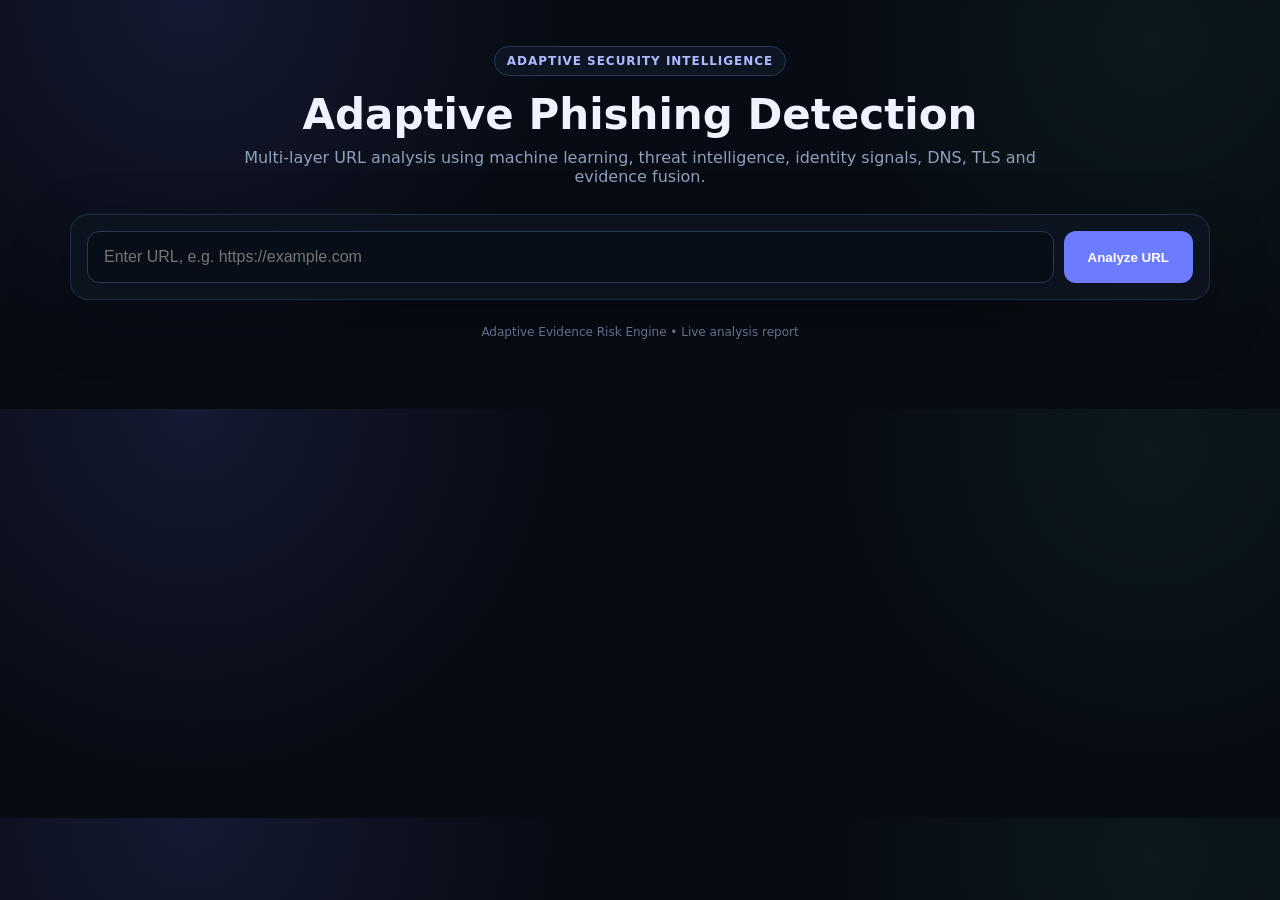
<file: s3-inspection/index_detailed.html>
<!DOCTYPE html>
<html lang="en">
<head>
<meta charset="UTF-8">
<meta name="viewport" content="width=device-width, initial-scale=1.0">
<title>Adaptive Phishing Detection</title>
<style>
:root{
  --bg:#070b13;--panel:#0d1421;--panel2:#111a2a;--border:#223047;
  --text:#eef3ff;--muted:#91a0ba;--accent:#6d7cff;
  --danger:#ff6678;--warn:#f3bd55;--safe:#42d39a;--info:#66b7ff;
}
*{box-sizing:border-box}
body{
  margin:0;background:
  radial-gradient(circle at 15% 0%,rgba(109,124,255,.13),transparent 32%),
  radial-gradient(circle at 90% 10%,rgba(66,211,154,.07),transparent 28%),var(--bg);
  color:var(--text);font-family:Inter,ui-sans-serif,system-ui,-apple-system,Segoe UI,Arial,sans-serif;
}
.container{max-width:1180px;margin:auto;padding:34px 20px 70px}
.hero{text-align:center;margin:12px auto 28px;max-width:850px}
.badge{display:inline-flex;padding:7px 12px;border:1px solid #2b3852;border-radius:999px;color:#aebaff;background:#0d1422;font-size:12px;font-weight:700;letter-spacing:.08em;text-transform:uppercase}
h1{font-size:42px;line-height:1.1;margin:16px 0 10px}
.hero p{color:var(--muted);font-size:16px;margin:0}
.search{background:rgba(13,20,33,.9);border:1px solid var(--border);border-radius:18px;padding:16px;display:flex;gap:10px;box-shadow:0 20px 60px rgba(0,0,0,.25)}
input{flex:1;min-width:0;background:#080e18;border:1px solid #2a3851;border-radius:12px;color:#fff;padding:16px;font-size:16px;outline:none}
input:focus{border-color:var(--accent)}
button{border:0;border-radius:12px;background:var(--accent);color:white;padding:0 24px;font-weight:800;cursor:pointer}
button:disabled{opacity:.55;cursor:wait}
.notice,.error{margin-top:14px;padding:13px 15px;border-radius:12px;display:none}
.notice{background:#0c1625;border:1px solid #243550;color:#aebbd2}
.error{background:#281018;border:1px solid #63303b;color:#ffb9c2}
#report{display:none;margin-top:22px}
.decision{display:grid;grid-template-columns:1fr auto;gap:20px;background:linear-gradient(135deg,#101a2b,#0c1320);border:1px solid var(--border);border-radius:18px;padding:24px}
.kicker{color:var(--muted);font-size:12px;text-transform:uppercase;letter-spacing:.1em;font-weight:800}
.decision h2{margin:7px 0 5px;font-size:34px;text-transform:uppercase}
.decision p{margin:0;color:var(--muted)}
.conf{text-align:right}.conf strong{display:block;font-size:34px}.conf span{color:var(--muted);font-size:12px}
.grid{display:grid;grid-template-columns:repeat(2,minmax(0,1fr));gap:14px;margin-top:14px}
.card{background:rgba(13,20,33,.9);border:1px solid var(--border);border-radius:16px;padding:20px}
.card h3{margin:0 0 16px;font-size:16px}
.full{grid-column:1/-1}
.rows{display:grid;gap:10px}
.row{display:grid;grid-template-columns:180px 1fr;gap:15px;padding:9px 0;border-bottom:1px solid rgba(255,255,255,.06)}
.row:last-child{border-bottom:0}.key{color:var(--muted);font-size:13px}.value{font-size:14px;word-break:break-word}
.chip{display:inline-flex;align-items:center;padding:4px 9px;border-radius:999px;font-size:12px;font-weight:800;background:#182236;border:1px solid #2a3a55}
.chip.safe{color:var(--safe)}.chip.bad{color:var(--danger)}.chip.warn{color:var(--warn)}
.list{margin:0;padding-left:18px;color:#cbd5e8}.list li{margin:6px 0}
.mono{font-family:ui-monospace,SFMono-Regular,Consolas,monospace;font-size:12px}
.urlbox{margin-top:14px;padding:13px;border-radius:11px;background:#080e18;border:1px solid #1c293e;color:#aebbd2;word-break:break-all}
.empty{color:#71809a;font-style:italic}
.footer{text-align:center;color:#64718a;font-size:12px;margin-top:25px}
@media(max-width:760px){
  .search{flex-direction:column}.search button{height:50px}
  .grid{grid-template-columns:1fr}.full{grid-column:auto}
  .decision{grid-template-columns:1fr}.conf{text-align:left}
  .row{grid-template-columns:1fr;gap:4px}
  h1{font-size:32px}
}
</style>
</head>
<body>
<div class="container">
  <header class="hero">
    <div class="badge">Adaptive Security Intelligence</div>
    <h1>Adaptive Phishing Detection</h1>
    <p>Multi-layer URL analysis using machine learning, threat intelligence, identity signals, DNS, TLS and evidence fusion.</p>
  </header>

  <section class="search">
    <input id="urlInput" type="text" placeholder="Enter URL, e.g. https://example.com" autocomplete="off">
    <button id="analyzeBtn">Analyze URL</button>
  </section>
  <div id="notice" class="notice"></div>
  <div id="error" class="error"></div>

  <main id="report">
    <section class="decision">
      <div>
        <div class="kicker">Final Decision</div>
        <h2 id="decisionLabel">—</h2>
        <p id="decisionMessage">—</p>
        <div class="urlbox mono" id="analyzedUrl">—</div>
      </div>
      <div class="conf">
        <strong id="confidence">—</strong>
        <span>CONFIDENCE</span>
        <div style="margin-top:12px" id="riskChip" class="chip">Risk: —</div>
      </div>
    </section>

    <div class="grid">
      <section class="card">
        <h3>Decision & Action</h3>
        <div class="rows">
          <div class="row"><div class="key">Decision basis</div><div class="value" id="basis">—</div></div>
          <div class="row"><div class="key">Recommended action</div><div class="value" id="action">—</div></div>
          <div class="row"><div class="key">Evidence agreement</div><div class="value" id="agreement">—</div></div>
          <div class="row"><div class="key">Evidence quality</div><div class="value" id="quality">—</div></div>
        </div>
      </section>

      <section class="card">
        <h3>Machine Learning</h3>
        <div class="rows">
          <div class="row"><div class="key">Phishing probability</div><div class="value" id="mlProbability">—</div></div>
          <div class="row"><div class="key">Interpretation</div><div class="value" id="mlInterpretation">—</div></div>
          <div class="row"><div class="key">Evidence role</div><div class="value" id="mlWeight">—</div></div>
        </div>
      </section>

      <section class="card">
        <h3>Threat Intelligence</h3>
        <div class="rows">
          <div class="row"><div class="key">Overall status</div><div class="value" id="tiStatus">—</div></div>
          <div class="row"><div class="key">PhishTank</div><div class="value" id="phishtank">—</div></div>
          <div class="row"><div class="key">OpenPhish</div><div class="value" id="openphish">—</div></div>
          <div class="row"><div class="key">URLhaus</div><div class="value" id="urlhaus">—</div></div>
          <div class="row"><div class="key">Known phishing</div><div class="value" id="knownPhishing">—</div></div>
          <div class="row"><div class="key">Known malware</div><div class="value" id="knownMalware">—</div></div>
        </div>
      </section>

      <section class="card">
        <h3>Identity & Impersonation</h3>
        <div class="rows">
          <div class="row"><div class="key">Brand</div><div class="value" id="brand">—</div></div>
          <div class="row"><div class="key">Official domain</div><div class="value" id="officialDomain">—</div></div>
          <div class="row"><div class="key">Brand mismatch</div><div class="value" id="brandMismatch">—</div></div>
          <div class="row"><div class="key">Typosquatting</div><div class="value" id="typo">—</div></div>
          <div class="row"><div class="key">Typosquatting method</div><div class="value" id="typoMethod">—</div></div>
          <div class="row"><div class="key">Homograph</div><div class="value" id="homograph">—</div></div>
          <div class="row"><div class="key">Punycode</div><div class="value" id="punycode">—</div></div>
          <div class="row"><div class="key">Mixed script</div><div class="value" id="mixedScript">—</div></div>
        </div>
      </section>

      <section class="card full">
        <h3>DNS Intelligence</h3>
        <div class="rows">
          <div class="row"><div class="key">Status</div><div class="value" id="dnsStatus">—</div></div>
          <div class="row"><div class="key">Hostname</div><div class="value mono" id="dnsHostname">—</div></div>
          <div class="row"><div class="key">A records</div><div class="value mono" id="dnsA">—</div></div>
          <div class="row"><div class="key">AAAA records</div><div class="value mono" id="dnsAAAA">—</div></div>
          <div class="row"><div class="key">MX records</div><div class="value mono" id="dnsMX">—</div></div>
          <div class="row"><div class="key">NS records</div><div class="value mono" id="dnsNS">—</div></div>
          <div class="row"><div class="key">CNAME records</div><div class="value mono" id="dnsCNAME">—</div></div>
          <div class="row"><div class="key">TXT records</div><div class="value mono" id="dnsTXT">—</div></div>
          <div class="row"><div class="key">Signals</div><div class="value" id="dnsSignals">—</div></div>
          <div class="row"><div class="key">Errors</div><div class="value" id="dnsErrors">—</div></div>
        </div>
      </section>

      <section class="card">
        <h3>TLS / HTTPS Analysis</h3>
        <div class="rows">
          <div class="row"><div class="key">Status</div><div class="value" id="tlsStatus">—</div></div>
          <div class="row"><div class="key">HTTPS</div><div class="value" id="tlsHttps">—</div></div>
          <div class="row"><div class="key">Issuer</div><div class="value" id="tlsIssuer">—</div></div>
          <div class="row"><div class="key">Subject</div><div class="value" id="tlsSubject">—</div></div>
          <div class="row"><div class="key">Valid from</div><div class="value" id="tlsFrom">—</div></div>
          <div class="row"><div class="key">Valid until</div><div class="value" id="tlsUntil">—</div></div>
          <div class="row"><div class="key">Hostname match</div><div class="value" id="tlsMatch">—</div></div>
          <div class="row"><div class="key">SAN</div><div class="value mono" id="tlsSan">—</div></div>
          <div class="row"><div class="key">Signals</div><div class="value" id="tlsSignals">—</div></div>
          <div class="row"><div class="key">Errors</div><div class="value" id="tlsErrors">—</div></div>
        </div>
      </section>

      <section class="card">
        <h3>Domain Intelligence</h3>
        <div class="rows">
          <div class="row"><div class="key">Status</div><div class="value" id="domainStatus">—</div></div>
          <div class="row"><div class="key">Hostname</div><div class="value mono" id="hostname">—</div></div>
          <div class="row"><div class="key">Registered domain</div><div class="value mono" id="registeredDomain">—</div></div>
          <div class="row"><div class="key">Subdomain</div><div class="value mono" id="subdomain">—</div></div>
          <div class="row"><div class="key">Scheme</div><div class="value" id="scheme">—</div></div>
          <div class="row"><div class="key">Port</div><div class="value" id="port">—</div></div>
          <div class="row"><div class="key">Domain age</div><div class="value" id="domainAge">—</div></div>
          <div class="row"><div class="key">Registrar</div><div class="value" id="registrar">—</div></div>
          <div class="row"><div class="key">Nameservers</div><div class="value mono" id="nameservers">—</div></div>
        </div>
      </section>

      <section class="card">
        <h3>Reasoning</h3>
        <div class="rows">
          <div class="row"><div class="key">Positive signals</div><div class="value" id="positiveSignals">—</div></div>
          <div class="row"><div class="key">Negative signals</div><div class="value" id="negativeSignals">—</div></div>
          <div class="row"><div class="key">Contradictions</div><div class="value" id="contradictions">—</div></div>
        </div>
      </section>

      <section class="card">
        <h3>RAG Investigation</h3>
        <div class="rows">
          <div class="row"><div class="key">Status</div><div class="value" id="ragStatus">—</div></div>
          <div class="row"><div class="key">Closest case</div><div class="value" id="ragCase">—</div></div>
          <div class="row"><div class="key">Supporting knowledge</div><div class="value" id="ragKnowledge">—</div></div>
          <div class="row"><div class="key">Investigation</div><div class="value" id="ragInvestigation">—</div></div>
        </div>
      </section>

      <section class="card full">
        <h3>Engine Metadata & Overrides</h3>
        <div class="rows">
          <div class="row"><div class="key">Engine</div><div class="value" id="engine">—</div></div>
          <div class="row"><div class="key">Version</div><div class="value" id="version">—</div></div>
          <div class="row"><div class="key">Overrides</div><div class="value" id="overrides">—</div></div>
        </div>
      </section>
    </div>
  </main>

  <div class="footer">Adaptive Evidence Risk Engine • Live analysis report</div>
</div>

<script>
const API_URL="https://v43zg3og23.execute-api.ap-southeast-2.amazonaws.com/analyze";
const $=id=>document.getElementById(id);

function val(x){
  if(x===null||x===undefined||x==="") return "—";
  if(Array.isArray(x)) return x.length ? x.join(", ") : "None";
  if(typeof x==="boolean") return x ? "Yes" : "No";
  if(typeof x==="object") return JSON.stringify(x);
  return String(x);
}
function listVal(x){
  if(!Array.isArray(x)||!x.length) return '<span class="empty">None reported</span>';
  return '<ul class="list">'+x.map(v=>`<li>${escapeHtml(typeof v==="object"?JSON.stringify(v):String(v))}</li>`).join("")+"</ul>";
}
function escapeHtml(s){
  return String(s).replace(/[&<>"']/g,c=>({"&":"&amp;","<":"&lt;",">":"&gt;",'"':"&quot;","'":"&#039;"}[c]));
}
function set(id,x){$(id).innerHTML=typeof x==="string"&&x.includes("<")?x:escapeHtml(val(x));}

async function analyze(){
  const url=$("urlInput").value.trim();
  $("error").style.display="none"; $("notice").style.display="none"; $("report").style.display="none";
  if(!url){$("error").textContent="Please enter a URL."; $("error").style.display="block"; return;}
  try{new URL(url)}catch{
    $("error").textContent="Enter a valid URL including http:// or https://.";
    $("error").style.display="block"; return;
  }

  $("analyzeBtn").disabled=true;
  $("notice").textContent="Analyzing URL across security intelligence layers. This may take several seconds...";
  $("notice").style.display="block";

  try{
    const r=await fetch(API_URL,{method:"POST",headers:{"Content-Type":"application/json"},body:JSON.stringify({url})});
    const d=await r.json();
    if(!r.ok) throw new Error(d.error||"API request failed");

    const dec=d.decision||{}, sum=d.summary||{}, e=d.evidence||{}, ml=e.machine_learning||{};
    const ti=e.threat_intelligence||{}, id=e.identity||{}, ty=e.typosquatting||{}, ho=e.homograph||{};
    const dns=e.dns||{}, tls=e.tls||{}, dom=e.domain||{}, reason=d.reasoning||{}, rag=d.rag||{}, meta=d.metadata||{};

    set("decisionLabel",dec.label); set("decisionMessage",sum.message);
    set("analyzedUrl",d.url); set("confidence",typeof dec.confidence==="number"?dec.confidence.toFixed(1)+"%":"—");
    set("riskChip","Risk: "+val(dec.risk_level)); set("basis",dec.decision_basis); set("action",sum.recommended_action);
    set("agreement",reason.evidence_agreement); set("quality",reason.evidence_quality);

    set("mlProbability",typeof ml.phishing_probability==="number"?(ml.phishing_probability*100).toFixed(2)+"%":null);
    set("mlInterpretation",ml.interpretation); set("mlWeight",ml.weight);

    set("tiStatus",ti.status); set("phishtank",ti.sources?.phishtank); set("openphish",ti.sources?.openphish);
    set("urlhaus",ti.sources?.urlhaus); set("knownPhishing",ti.known_phishing); set("knownMalware",ti.known_malware);

    set("brand",id.brand); set("officialDomain",id.official_domain); set("brandMismatch",id.brand_mismatch);
    set("typo",ty.detected); set("typoMethod",ty.method); set("homograph",ho.detected);
    set("punycode",ho.punycode); set("mixedScript",ho.mixed_script);

    set("dnsStatus",dns.status); set("dnsHostname",dns.hostname);
    set("dnsA",dns.records?.A); set("dnsAAAA",dns.records?.AAAA); set("dnsMX",dns.records?.MX);
    set("dnsNS",dns.records?.NS); set("dnsCNAME",dns.records?.CNAME); set("dnsTXT",dns.records?.TXT);
    set("dnsSignals",listVal(dns.signals?.map(x=>typeof x==="object"?`${x.signal}: ${x.interpretation}`:x)));
    set("dnsErrors",listVal(dns.errors?.map(x=>typeof x==="object"?`${x.type}: ${x.message}`:x)));

    set("tlsStatus",tls.status); set("tlsHttps",tls.https);
    set("tlsIssuer",tls.certificate?.issuer); set("tlsSubject",tls.certificate?.subject);
    set("tlsFrom",tls.certificate?.valid_from); set("tlsUntil",tls.certificate?.valid_until);
    set("tlsMatch",tls.certificate?.hostname_match); set("tlsSan",tls.certificate?.san);
    set("tlsSignals",listVal(tls.signals?.map(x=>typeof x==="object"?`${x.signal}: ${x.interpretation}`:x)));
    set("tlsErrors",listVal(tls.errors?.map(x=>typeof x==="object"?`${x.type}: ${x.message}`:x)));

    set("domainStatus",dom.status); set("hostname",dom.hostname); set("registeredDomain",dom.registered_domain);
    set("subdomain",dom.subdomain); set("scheme",dom.scheme); set("port",dom.port);
    set("domainAge",dom.domain_age_days!=null?dom.domain_age_days+" days":null);
    set("registrar",dom.registrar); set("nameservers",dom.nameservers);

    set("positiveSignals",listVal(reason.positive_signals));
    set("negativeSignals",listVal(reason.negative_signals));
    set("contradictions",listVal(reason.contradictions?.map(x=>typeof x==="object"?`${x.type}: ${x.resolution}`:x)));

    set("ragStatus",rag.status); set("ragCase",rag.closest_case);
    set("ragKnowledge",listVal(rag.supporting_knowledge));
    set("ragInvestigation",rag.investigation);

    set("engine",meta.engine); set("version",meta.version);
    set("overrides",listVal(d.overrides?.map(x=>typeof x==="object"?`${x.source}: ${x.reason}`:x)));

    $("report").style.display="block";
  }catch(err){
    $("error").textContent=err.message||"Unable to reach the analysis API.";
    $("error").style.display="block";
  }finally{
    $("notice").style.display="none"; $("analyzeBtn").disabled=false;
  }
}
$("analyzeBtn").addEventListener("click",analyze);
$("urlInput").addEventListener("keydown",e=>{if(e.key==="Enter")analyze();});
</script>
</body>
</html>
</file>
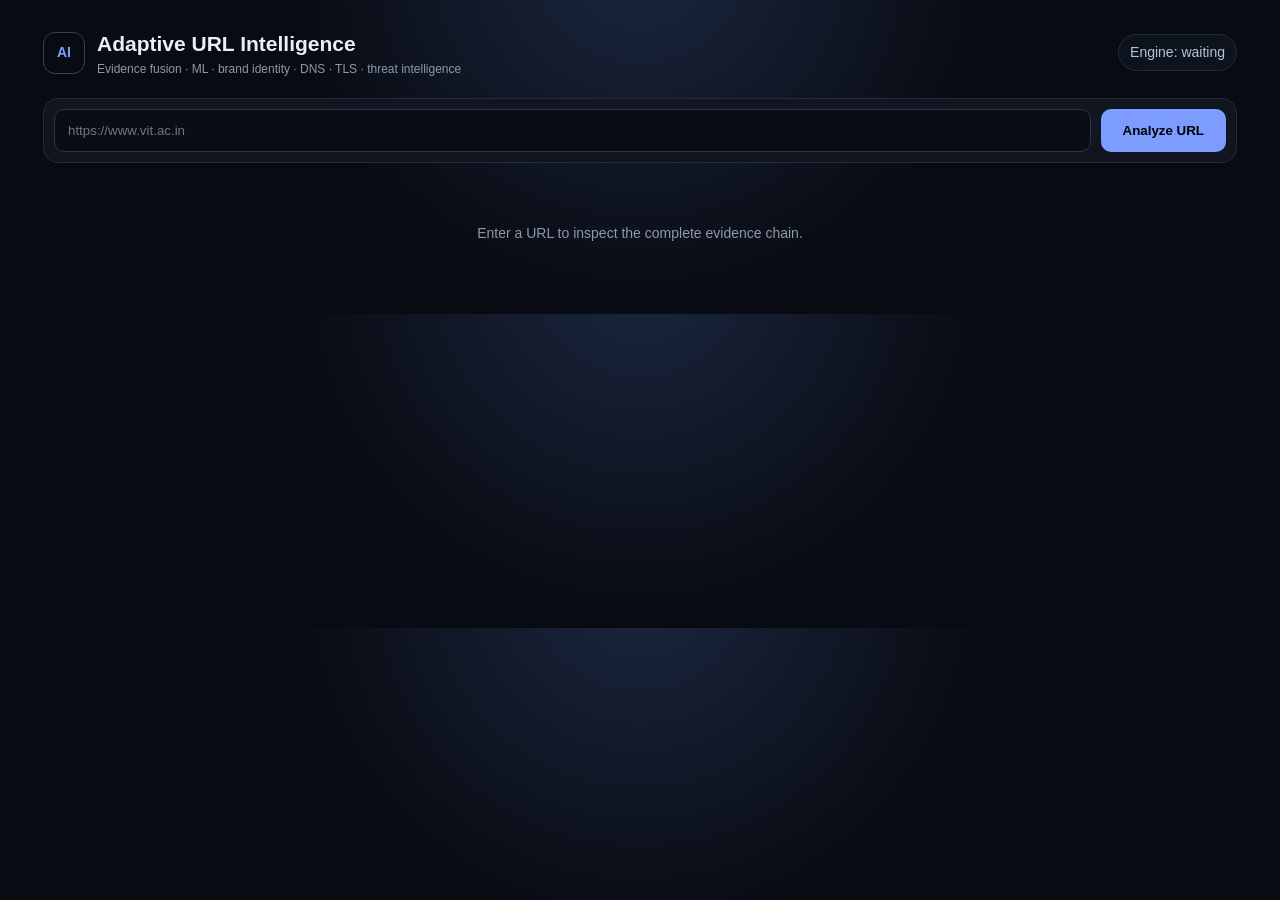
<file: s3-inspection/index_v2_detail.html>
<!doctype html>
<html lang="en">
<head>
<meta charset="utf-8">
<meta name="viewport" content="width=device-width,initial-scale=1">
<title>Adaptive URL Intelligence</title>
<style>
:root{--bg:#080b12;--p:#10151f;--p2:#0b1018;--b:#222c3b;--t:#e9eef7;--m:#8d99aa;--g:#36d17f;--r:#ff5d6c;--y:#f4bd4d;--a:#7c9cff}
*{box-sizing:border-box}body{margin:0;background:radial-gradient(circle at 50% -15%,#1b2740,#080b12 48%);color:var(--t);font:14px/1.5 Segoe UI,Arial,sans-serif}.wrap{max-width:1250px;margin:auto;padding:28px}
header{display:flex;justify-content:space-between;gap:15px;align-items:center;margin-bottom:20px}.brand{display:flex;gap:12px;align-items:center}.logo{width:42px;height:42px;border:1px solid #35425a;border-radius:12px;display:grid;place-items:center;color:var(--a);font-weight:800}.title{font-size:21px;font-weight:750}.sub,.muted{color:var(--m);font-size:12px}.badge{border:1px solid var(--b);padding:7px 11px;border-radius:99px;color:#b9c3d2;background:#0d131d}
form{display:flex;gap:10px;background:var(--p);border:1px solid var(--b);padding:10px;border-radius:15px;margin-bottom:18px}input{flex:1;background:#090e16;color:var(--t);border:1px solid #293446;border-radius:10px;padding:13px;outline:0}button{background:var(--a);border:0;border-radius:10px;padding:0 22px;font-weight:750;cursor:pointer}button:disabled{opacity:.5}
.grid{display:grid;grid-template-columns:1.2fr .8fr;gap:16px}.card{background:linear-gradient(180deg,var(--p),var(--p2));border:1px solid var(--b);border-radius:15px;padding:18px;margin-bottom:16px}.card h2{font-size:14px;margin:0 0 14px}.eyebrow{font-size:10px;color:var(--m);text-transform:uppercase;letter-spacing:.12em}
.decision{display:flex;justify-content:space-between;gap:20px;align-items:center}.decision h1{font-size:31px;margin:3px 0;text-transform:uppercase}.safe{color:var(--g)}.phishing{color:var(--r)}.unknown{color:var(--y)}.url{word-break:break-all;color:#b9c4d5}.score{text-align:right}.score strong{font-size:28px}
.kv{display:grid;grid-template-columns:repeat(2,1fr);gap:9px}.item{background:#0b1018;border:1px solid #1c2634;border-radius:10px;padding:11px}.label{font-size:10px;color:var(--m);text-transform:uppercase;letter-spacing:.06em}.value{font-weight:650;margin-top:3px;word-break:break-word}
.row{display:flex;justify-content:space-between;gap:12px;padding:9px 0;border-bottom:1px solid #1b2430}.row:last-child{border-bottom:0}.good{color:var(--g)}.bad{color:var(--r)}.warn{color:var(--y)}
.note{background:#0c121c;border:1px solid #263246;border-radius:10px;padding:12px;color:#aeb9c9;margin-top:12px}.empty{text-align:center;color:var(--m);padding:42px}.raw{white-space:pre-wrap;word-break:break-word;color:#b9c4d5;font-size:12px}details{border:1px solid #1d2735;border-radius:10px;padding:10px;background:#0b1018}summary{cursor:pointer;font-weight:650}
@media(max-width:850px){.grid{grid-template-columns:1fr}.kv{grid-template-columns:1fr}.decision{align-items:flex-start;flex-direction:column}.score{text-align:left}}
</style>
</head>
<body>
<div class="wrap">
<header><div class="brand"><div class="logo">AI</div><div><div class="title">Adaptive URL Intelligence</div><div class="sub">Evidence fusion · ML · brand identity · DNS · TLS · threat intelligence</div></div></div><div class="badge" id="engine">Engine: waiting</div></header>
<form id="form"><input id="url" type="url" required placeholder="https://www.vit.ac.in"><button id="btn">Analyze URL</button></form>
<div id="content" class="empty">Enter a URL to inspect the complete evidence chain.</div>
</div>
<script>
const API="https://v43zg3og23.execute-api.ap-southeast-2.amazonaws.com/analyze";
const $=x=>document.getElementById(x);
const esc=x=>String(x??"—").replace(/[&<>"']/g,c=>({"&":"&amp;","<":"&lt;",">":"&gt;",'"':"&quot;","'":"&#39;"}[c]));
const yn=x=>x===true?"Yes":x===false?"No":"Unknown";
function card(t,b){return `<section class="card"><h2>${t}</h2>${b}</section>`}
function kv(o){return `<div class="kv">${Object.entries(o).map(([k,v])=>`<div class="item"><div class="label">${esc(k.replaceAll("_"," "))}</div><div class="value">${esc(v)}</div></div>`).join("")}</div>`}
function list(a){return Array.isArray(a)&&a.length?a.map(x=>`<div class="row"><span>${esc(x)}</span></div>`).join(""):`<div class="muted">None reported</div>`}
function render(raw){
 const d=raw.body?JSON.parse(raw.body):raw, dec=d.decision||{},ev=d.evidence||{},ml=ev.machine_learning||{},ti=ev.threat_intelligence||{},id=ev.identity||{},ty=ev.typosquatting||{},ho=ev.homograph||{},dom=ev.domain||{},dns=ev.dns||{},tls=ev.tls||{},rs=d.reasoning||{},meta=d.metadata||{};
 const cls=dec.label==="phishing"?"phishing":dec.label==="safe"?"safe":"unknown";
 $("engine").textContent=`Engine: ${meta.engine||"Adaptive Evidence Risk Engine"} · v${meta.version||"?"}`;
 let h=card("Final assessment",`<div class="decision"><div><div class="eyebrow">Decision</div><h1 class="${cls}">${esc(dec.label||d.final_decision||"unknown")}</h1><div class="url">${esc(d.url)}</div></div><div class="score"><strong>${esc(dec.confidence)}%</strong><div class="${cls}">${esc(dec.risk_level||"unknown")} risk</div></div></div><br>${kv({"Decision basis":dec.decision_basis,"Recommended action":dec.summary?.recommended_action,"Evidence agreement":rs.evidence_agreement,"Evidence quality":rs.evidence_quality})}`);
 h+=card("Decision reasoning",`<div class="row"><b>Positive evidence</b><span class="good">${rs.positive_signals?.length||0}</span></div>${list(rs.positive_signals)}<div class="row"><b>Negative evidence</b><span class="bad">${rs.negative_signals?.length||0}</span></div>${list(rs.negative_signals)}<div class="row"><b>Contradictions</b><span class="${rs.contradictions?.length?"warn":"good"}">${rs.contradictions?.length||0}</span></div>${list(rs.contradictions)}<div class="note">${esc(dec.summary?.message||"")}</div>`);
 h+=card("Machine learning",kv({"Phishing probability":ml.phishing_probability!=null?(ml.phishing_probability*100).toFixed(2)+"%":"—","Interpretation":ml.interpretation,"Evidence role":ml.weight}));
 h+=card("Brand / identity",kv({"Detected brand":id.brand||"None","Official domain":yn(id.official_domain),"Brand mismatch":yn(id.brand_mismatch),"Matched registry brand":d.matched_brand||"NONE","Allowlisted / validated":yn(d.is_allowlisted),"Brand spoofing":yn(d.brand_spoofing_detected)})+`<div class="note"><b>500-brand registry:</b> Brand detection should only use configured protected brands and valid domain-matching rules. A short substring such as <b>vi</b> inside <b>vit.ac.in</b> must not become a brand match unless that brand is actually present in the registry and the matching rule is valid.</div>`);
 h+=card("Domain & infrastructure",kv({"Registered domain":dom.registered_domain,"Domain age":dom.domain_age_days!=null?dom.domain_age_days+" days":"—","Registrar":dom.registrar||"—","DNS valid":yn(d.infrastructure_checks?.dns_valid??d.infrastructure_checks?.dns_valid),"TLS valid":yn(d.infrastructure_checks?.tls_valid),"TLS SAN matched":yn(d.infrastructure_checks?.san_matched)}));
 h+=card("TLS identity",kv({"HTTPS":yn(tls.https),"Hostname match":yn(tls.certificate?.hostname_match),"SAN match":yn(tls.certificate?.san_matched),"Subject":tls.certificate?.subject,"Issuer":tls.certificate?.issuer,"Valid from":tls.certificate?.valid_from,"Valid until":tls.certificate?.valid_until}));
 h+=card("DNS intelligence",kv({"A":(dns.records?.A||[]).join(", ")||"None","AAAA":(dns.records?.AAAA||[]).join(", ")||"None","MX":(dns.records?.MX||[]).join(", ")||"None","NS":(dns.records?.NS||[]).join(", ")||"None","CNAME":(dns.records?.CNAME||[]).join(", ")||"None","Status":dns.status}));
 h+=card("Threat intelligence",kv({"Overall":ti.status||"unknown","PhishTank":ti.sources?.phishtank||"unknown","OpenPhish":ti.sources?.openphish||"unknown","URLhaus":ti.sources?.urlhaus||"unknown","Known phishing":yn(ti.known_phishing),"Known malware":yn(ti.known_malware)}));
 h+=card("Impersonation checks",kv({"Typosquatting":yn(ty.detected),"Method":ty.method,"Homograph":yn(ho.detected),"Punycode":yn(ho.punycode),"Mixed script":yn(ho.mixed_script)}));
 h+=card("Decision consistency",`<div class="row"><span>ML phishing probability</span><b class="bad">${ml.phishing_probability!=null?(ml.phishing_probability*100).toFixed(2)+"%":"—"}</b></div><div class="row"><span>Final decision</span><b class="${cls}">${esc(dec.label||"—")}</b></div><div class="row"><span>Conflict explicitly recorded</span><b class="${rs.contradictions?.length?"warn":"good"}">${rs.contradictions?.length?"Yes":"No"}</b></div><div class="note">The dashboard preserves the ML result even when independent legitimacy evidence changes the final arbitration outcome.</div>`);
 h+=card("Raw API evidence",`<details><summary>Show complete response</summary><pre class="raw">${esc(JSON.stringify(d,null,2))}</pre></details>`);
 $("content").innerHTML=h;
}
$("form").onsubmit=async e=>{e.preventDefault();$("btn").disabled=true;$("btn").textContent="Analyzing...";$("content").innerHTML="<div class='empty'>Collecting evidence…</div>";try{let r=await fetch(API,{method:"POST",headers:{"Content-Type":"application/json"},body:JSON.stringify({url:$("url").value.trim()})});let x=await r.json();if(!r.ok)throw Error(x.error||"API error");render(x)}catch(e){$("content").innerHTML=`<div class="empty" style="color:var(--r)">Analysis failed: ${esc(e.message)}</div>`}finally{$("btn").disabled=false;$("btn").textContent="Analyze URL"}};
</script>
</body>
</html>
</file>
<file: adaptive-ui/style.css>
:root{color-scheme:dark;--bg:#0d0f15;--sidebar:#252630;--panel:#121722;--panel2:#101a2c;--line:#2a3549;--text:#f1f4fa;--muted:#a0a9ba;--blue:#2695ef;--cyan:#33b9ff;--green:#42d98b;--red:#ff6464;--amber:#f4c66c}
*{box-sizing:border-box}body{margin:0;background:var(--bg);color:var(--text);font-family:Inter,"Segoe UI",Arial,sans-serif;font-size:13px}.sidebar{position:fixed;inset:0 auto 0 0;width:236px;background:var(--sidebar);padding:22px 16px;overflow:auto;border-right:1px solid #30313c}.brand{display:flex;align-items:center;gap:10px;text-decoration:none;color:var(--text);font-size:14px;font-weight:800;margin-bottom:35px}.brand-mark{display:grid;place-items:center;width:35px;height:35px;border-radius:10px;background:#1e416b;color:#a9d3ff;font-size:20px}.brand small{display:block;color:#aab0c0;font-size:10px;font-weight:400;margin-top:4px}.side-label,.side-section h2{display:block;font-size:11px;font-weight:700;margin:20px 0 10px}.api-input{width:100%;min-width:0;background:#11131b;border:1px solid #3a3d4b;border-radius:6px;padding:9px;color:#e7edf8;font-size:10px}.side-section{margin-top:28px}.status-badge{padding:12px 10px;border-radius:7px;background:#1d4737;color:#5ce6a0;font-size:11px;display:flex;align-items:center;gap:8px}.status-badge.pending{background:#3b3421;color:var(--amber)}.status-badge.error{background:#4b272b;color:#ff9999}.status-dot{width:7px;height:7px;background:currentColor;border-radius:50%;flex:none}.side-detail{font-size:10px;color:#bdc4d2;line-height:1.6;overflow-wrap:anywhere}.side-detail strong{color:#5be69d;font-weight:600}.radio-row{display:flex;gap:8px;align-items:center;font-size:11px;margin:12px 0;color:#e0e4ec}.radio-row input{accent-color:#ff5e68}.side-foot{font-size:10px;color:#a4a7b2;line-height:1.7;margin-top:28px}.main{margin-left:236px;max-width:1500px;padding:34px clamp(22px,3vw,52px) 28px}.page-head{display:flex;align-items:flex-start;justify-content:space-between;gap:20px;margin-bottom:30px}.eyebrow{font-size:9px;letter-spacing:1.2px;color:#9eaabd;font-weight:700}.page-head h1{font-size:clamp(24px,2.3vw,34px);letter-spacing:-.6px;margin:8px 0}.subtitle{font-size:11px;color:var(--muted)}.back-link{color:#a7cfff;text-decoration:none;font-size:11px;white-space:nowrap}.section{margin:24px 0 30px}.section h2{font-size:17px;margin:0 0 17px}.section-title{display:flex;justify-content:space-between;align-items:center;gap:12px}.section-title h2{margin-bottom:15px}.section-hint,.muted,.hint{font-size:10px;color:var(--muted)}.sample-row{display:flex;gap:10px;margin:10px 0 20px}.button{border:1px solid #3b4658;border-radius:7px;padding:10px 13px;font-weight:700;font-size:11px;cursor:pointer}.button.subtle{background:#151923;color:#e4e9f1}.button.primary{background:#ff4d55;color:white;border-color:#ff4d55}.button:disabled{opacity:.55;cursor:wait}.form-grid{display:grid;grid-template-columns:repeat(2,minmax(0,1fr));gap:14px 18px}.form label{display:block;color:#d8dfeb;font-size:10px;font-weight:650}.form input:not([type=file]),.form textarea{display:block;width:100%;margin-top:7px;background:#262831;border:1px solid #30333e;border-radius:6px;padding:11px;color:#f2f4f9;font:inherit;font-size:11px}.form textarea{resize:vertical;min-height:100px;line-height:1.6}.form input[type=file]{display:block;width:100%;margin-top:7px;background:#262831;border:1px solid #30333e;border-radius:6px;padding:10px;color:#cbd3e1;font-size:10px}.form .full{grid-column:1/-1}.hint{font-weight:400;margin-left:5px}.form-actions{display:flex;align-items:center;gap:10px;flex-wrap:wrap;margin-top:17px}.form-status{font-size:11px;color:var(--muted);line-height:1.5}.results[hidden]{display:none}.decision-card{display:flex;align-items:center;justify-content:space-between;gap:15px;padding:19px 17px;border:1px solid #30415d;border-radius:8px;background:#101a2e}.decision-card h3{font-size:21px;color:var(--cyan);margin:8px 0 0;text-transform:uppercase}.decision-score{text-align:right}.decision-score strong{display:block;font-size:22px;margin-top:7px}.risk-title{margin-top:20px}.risk-title h2{margin-bottom:12px}.risk-track{height:5px;background:#292b35;border-radius:5px;overflow:hidden;margin:0 0 15px}.risk-track span{display:block;width:0;height:100%;background:#278fe7;transition:width .3s}.metric-grid{display:grid;grid-template-columns:repeat(4,minmax(0,1fr));gap:13px}.metric span{display:block;font-size:10px;color:#b7c1d0}.metric strong{display:block;font-size:20px;font-weight:500;margin-top:7px}.retrieved{font-size:10px;color:#aeb8c9;margin:18px 0 27px}.evidence-heading{margin-top:15px!important}.evidence-list{display:grid;gap:8px}.evidence{padding:12px;background:#172f47;border-radius:6px;color:#9bd0ff;font-size:11px;line-height:1.6;border:1px solid #203c56}.raw-details{margin-top:15px;background:#111723;border:1px solid var(--line);border-radius:7px;padding:12px}.raw-details summary{cursor:pointer;font-size:11px;color:#d5dfed}.raw-details pre{white-space:pre-wrap;overflow-wrap:anywhere;max-height:350px;overflow:auto;font-size:10px;color:#c5d4e8;line-height:1.6}.disclaimer{font-size:10px;color:#e7c784;line-height:1.6;margin-top:18px}footer{border-top:1px solid #242833;margin-top:38px;padding-top:18px;color:#737f91;font-size:10px}@media(max-width:800px){.sidebar{position:relative;width:auto;inset:auto;padding:14px 18px}.brand{margin-bottom:15px}.side-section{display:inline-block;vertical-align:top;width:48%;margin-top:10px}.side-foot{display:none}.main{margin-left:0;padding:25px 17px}.page-head{flex-direction:column}.metric-grid{grid-template-columns:repeat(2,minmax(0,1fr))}}@media(max-width:500px){.form-grid{grid-template-columns:1fr}.form .full{grid-column:auto}.section-title{align-items:flex-start;flex-direction:column}.sample-row .button{flex:1}.metric-grid{gap:10px}.metric strong{font-size:17px}}
.feedback{border:1px solid #30415d;border-radius:8px;padding:18px;background:#101a2e}.feedback p{color:#d8dfeb;font-size:11px}.feedback-actions,.correction-actions{display:flex;align-items:center;gap:10px;flex-wrap:wrap}.correction-actions{margin-top:14px}.feedback-label{font-size:11px;color:#b7c1d0}.feedback .form-status{margin:15px 0 0}
/* Screenshot-matched adaptive feedback controls */
.feedback-actions { display:flex; align-items:center; gap:10px; flex-wrap:wrap; }
.feedback-actions .button { min-width:150px; }
.feedback .form-status { display:inline-block; max-width:100%; margin-top:15px; padding:12px 16px; border-radius:10px; overflow-wrap:anywhere; }
@media (max-width:600px) {
  .feedback-actions .button { flex:1 1 145px; }
}
</file>
<file: main-dashboard/style.css>
:root {
  color-scheme: dark;
  --bg: #0b1220;
  --panel: #121d30;
  --line: #26364d;
  --text: #edf3fc;
  --muted: #a1b0c5;
  --blue: #70a7ff;
  --cyan: #68dfd0;
}
* { box-sizing: border-box; }
body {
  margin: 0; min-height: 100vh;
  background: radial-gradient(ellipse at 50% 0%, #172a47 0, var(--bg) 55%);
  color: var(--text);
  font-family: Inter, "Segoe UI", Arial, sans-serif;
}
.topbar {
  min-height: 78px; padding: 16px clamp(20px, 6vw, 90px);
  display: flex; align-items: center; justify-content: space-between;
  border-bottom: 1px solid #243249; background: #0b1220d9;
}
.brand { display: flex; gap: 12px; align-items: center; color: inherit; text-decoration: none; }
.brand-icon {
  display: grid; place-items: center; width: 42px; height: 42px;
  border-radius: 13px; background: #203d63; color: #a9d0ff;
  font-size: 23px; font-weight: 800;
}
.brand strong, .brand small { display: block; }
.brand strong { font-size: 16px; letter-spacing: .3px; }
.brand small { color: var(--muted); margin-top: 4px; font-size: 11px; }
.status { color: #c3d0e1; font-size: 12px; }
.dot { display: inline-block; width: 7px; height: 7px; background: var(--cyan); border-radius: 50%; margin-right: 8px; }
.container { max-width: 1100px; padding: 65px 24px 30px; margin: auto; }
.hero { max-width: 760px; margin: 0 auto 40px; text-align: center; }
.eyebrow, .tag { color: var(--cyan); font-size: 11px; font-weight: 750; letter-spacing: 1.8px; }
h1 { margin: 15px 0; font-size: clamp(32px, 5vw, 52px); letter-spacing: -1.8px; line-height: 1.12; }
h1 span { color: var(--blue); }
.intro { color: var(--muted); font-size: 15px; line-height: 1.8; }
.cards { display: grid; grid-template-columns: repeat(2, minmax(0, 1fr)); gap: 22px; }
.system-card {
  padding: 28px; border: 1px solid var(--line); border-radius: 20px;
  background: linear-gradient(150deg, #16243a, #101827);
  display: flex; flex-direction: column; align-items: flex-start;
  box-shadow: 0 18px 45px #00000018;
}
.icon-box { display: grid; place-items: center; width: 52px; height: 52px; border-radius: 15px; font-size: 27px; }
.adaptive .icon-box { background: #1b3c64; color: #94c2ff; }
.quishing .icon-box { background: #16433f; color: #7de6d5; }
.tag { margin: 24px 0 8px; font-size: 10px; }
h2 { font-size: 23px; margin: 0 0 12px; letter-spacing: -.4px; }
.system-card > p:not(.tag):not(.note) { color: var(--muted); line-height: 1.7; font-size: 13px; margin: 0; }
ul { padding-left: 19px; color: #c8d4e4; font-size: 13px; line-height: 2; margin: 18px 0 25px; }
button { width: 100%; margin-top: auto; padding: 14px 16px; border-radius: 10px; border: 1px solid transparent; color: #07111f; font-weight: 750; cursor: pointer; font-size: 13px; display: flex; justify-content: space-between; align-items: center; }
button:hover { filter: brightness(1.1); transform: translateY(-1px); }
button:focus-visible { outline: 3px solid white; outline-offset: 3px; }
.primary { background: #85b7ff; }
.secondary { background: #75dfd0; }
.note { color: #f2c879; font-size: 11px; line-height: 1.5; margin: 12px 0 0; }
.notice { display: flex; gap: 14px; align-items: center; margin-top: 24px; padding: 16px 19px; border: 1px solid #293951; border-radius: 13px; background: #111b2b; }
.notice-icon { color: var(--cyan); font-size: 24px; }
.notice p { color: var(--muted); font-size: 12px; line-height: 1.7; margin: 0; }
.notice strong { color: var(--text); }
footer { text-align: center; color: #77879d; font-size: 11px; padding: 32px 0 0; }
@media (max-width: 700px) {
  .topbar { padding: 14px 18px; }
  .status { font-size: 10px; }
  .container { padding-top: 42px; }
  .cards { grid-template-columns: 1fr; }
  .system-card { padding: 23px; }
  h1 { letter-spacing: -1px; }
}
</file>
